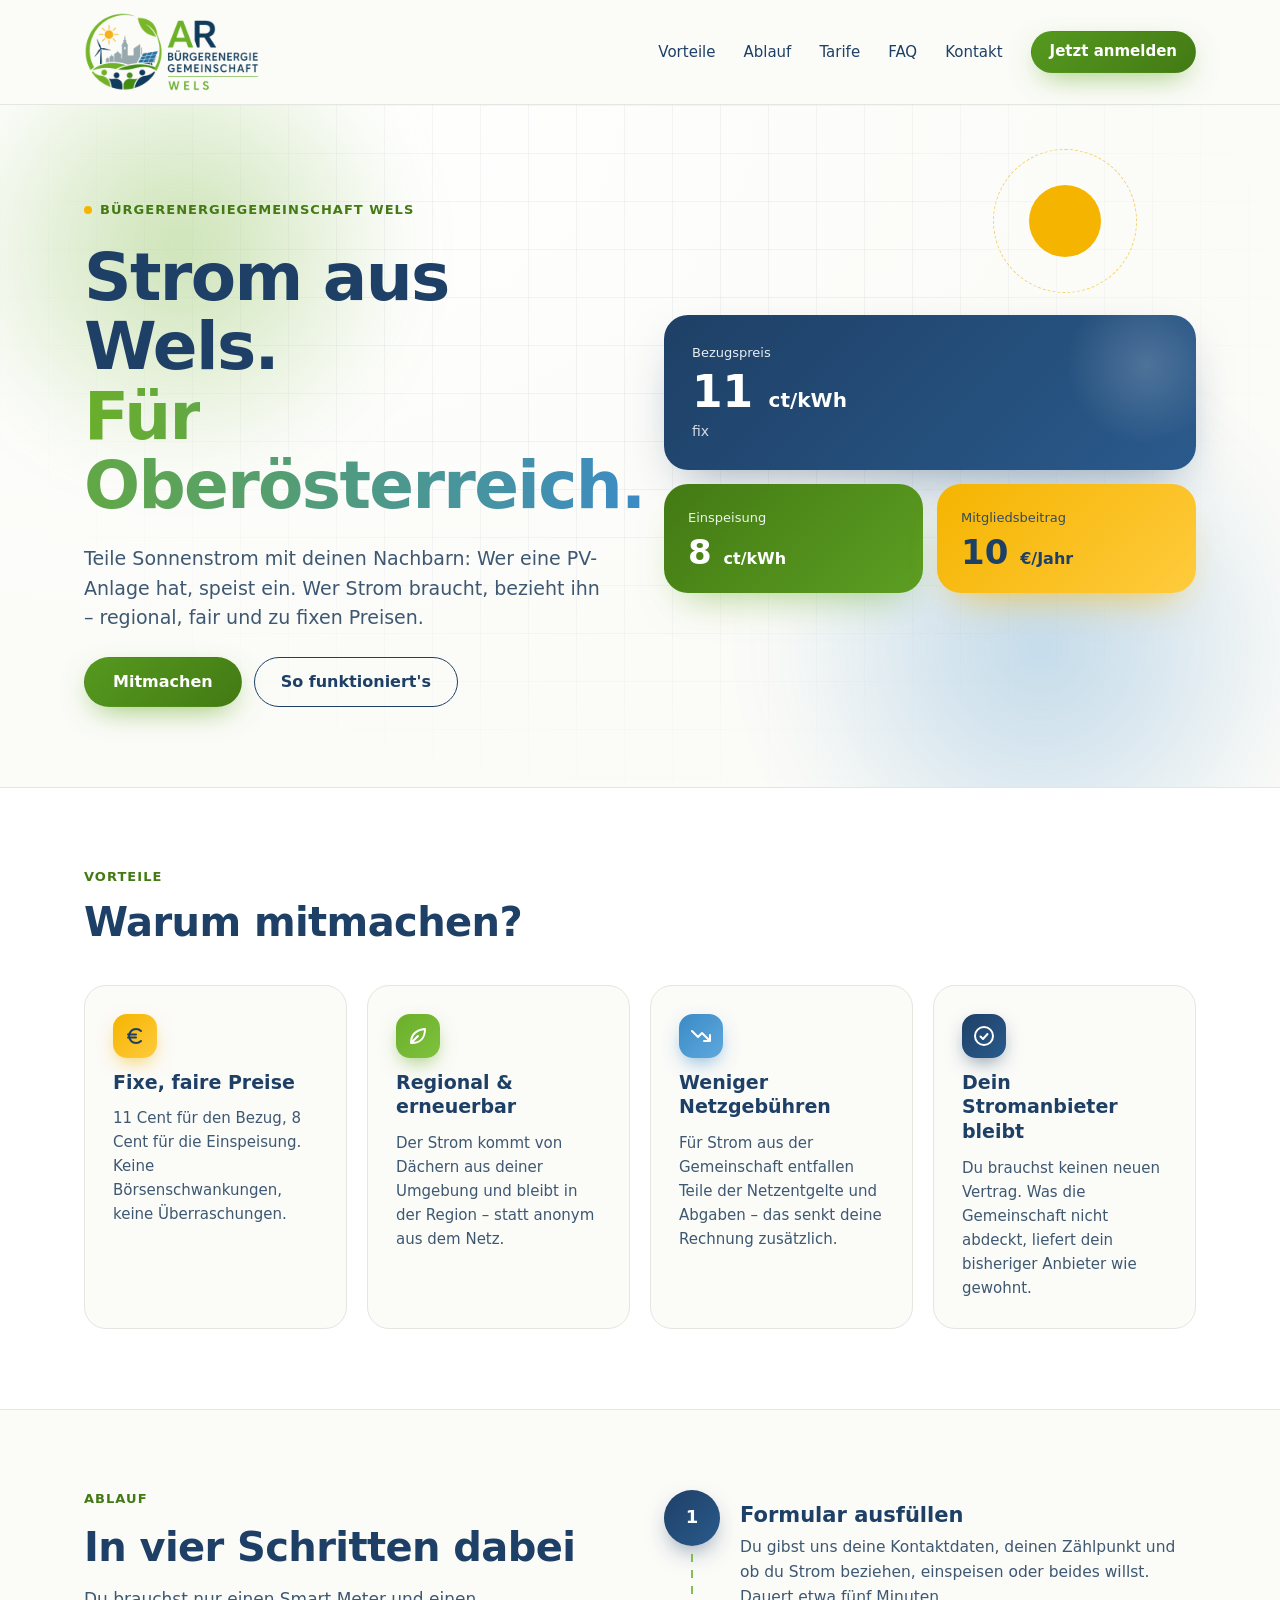
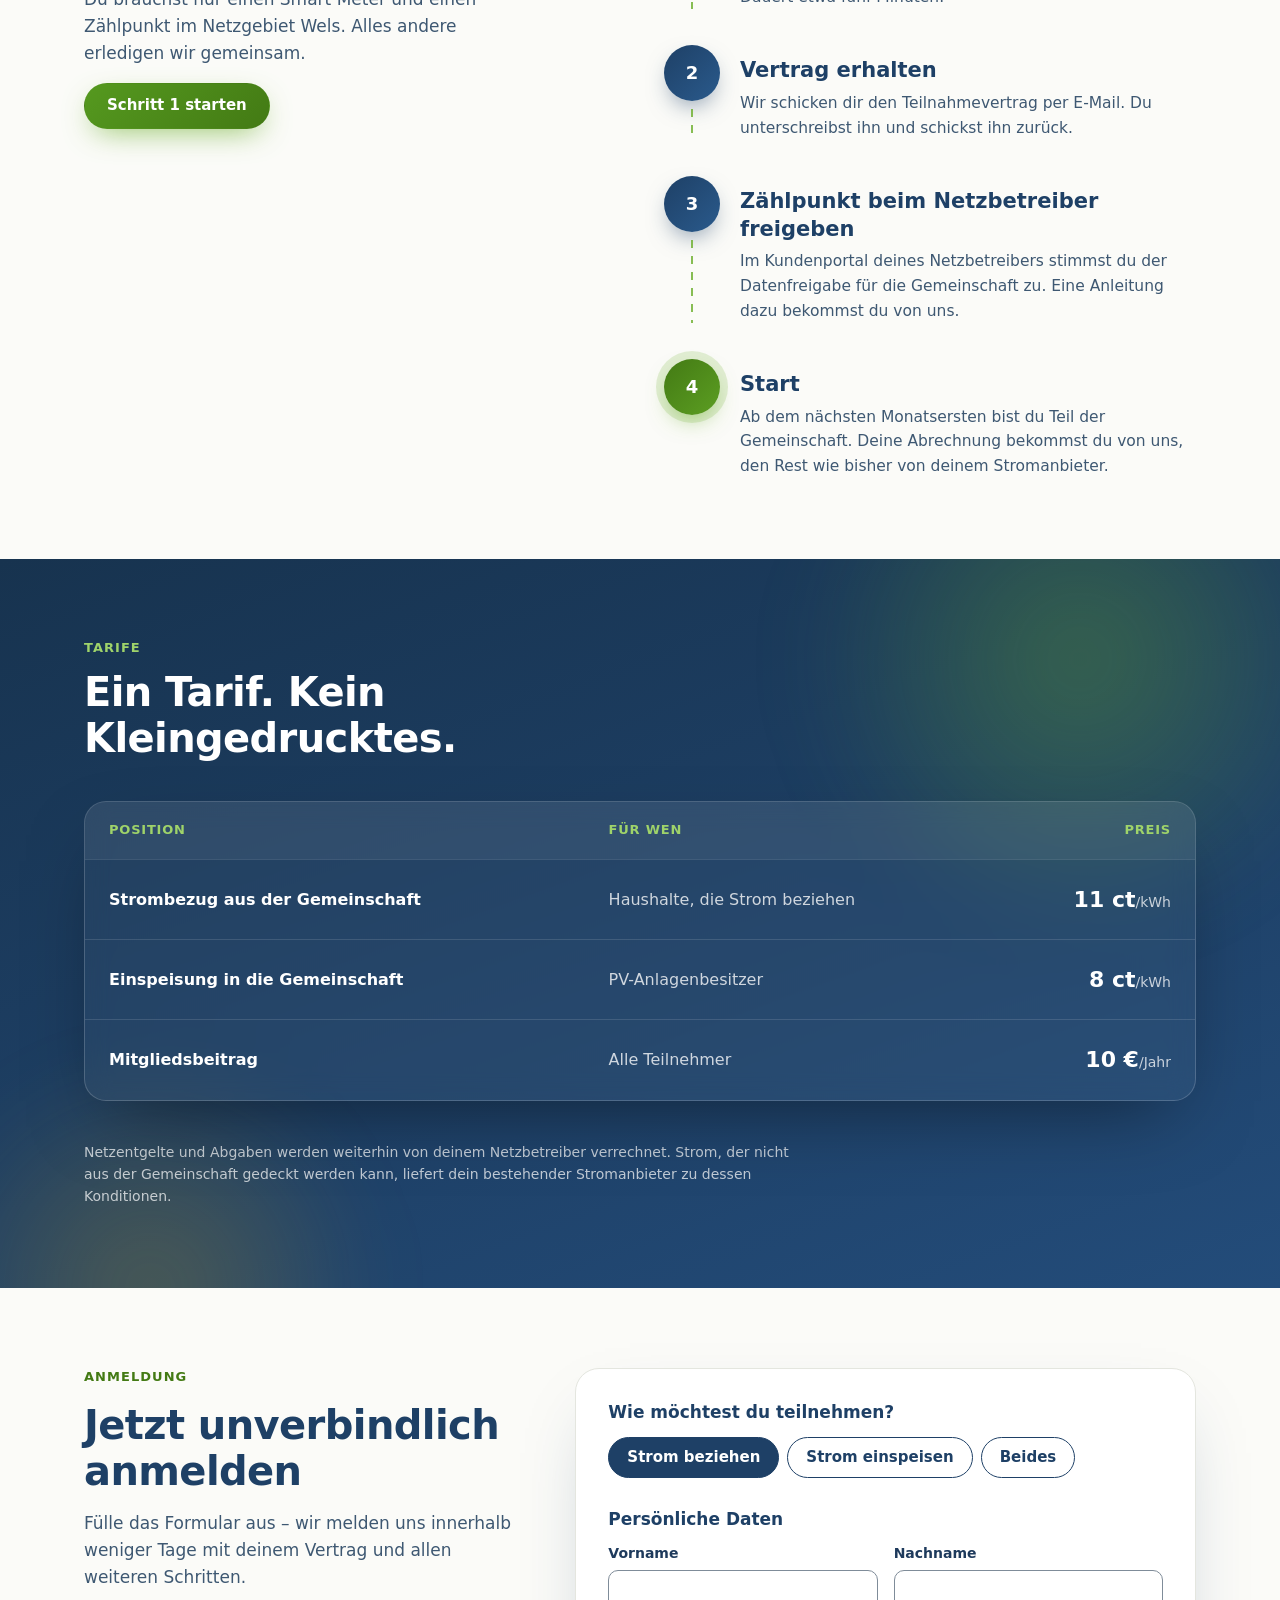
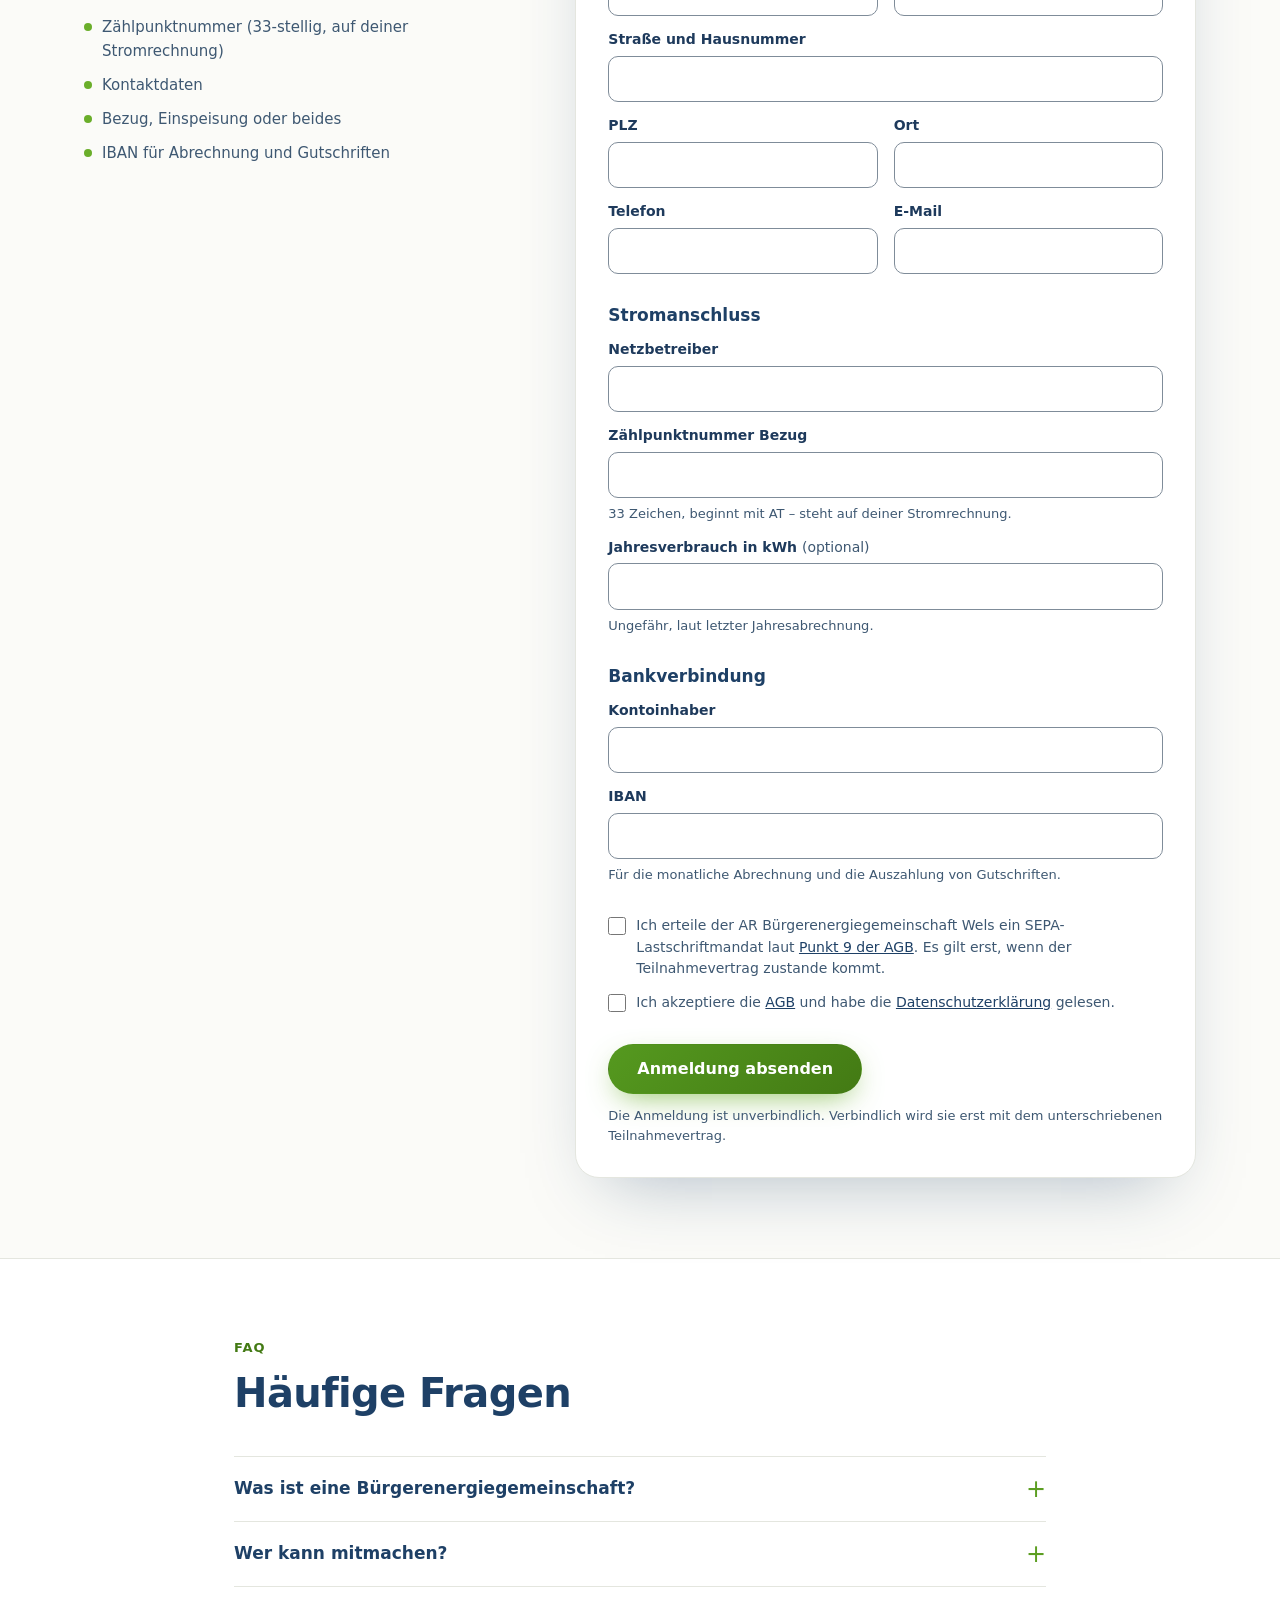
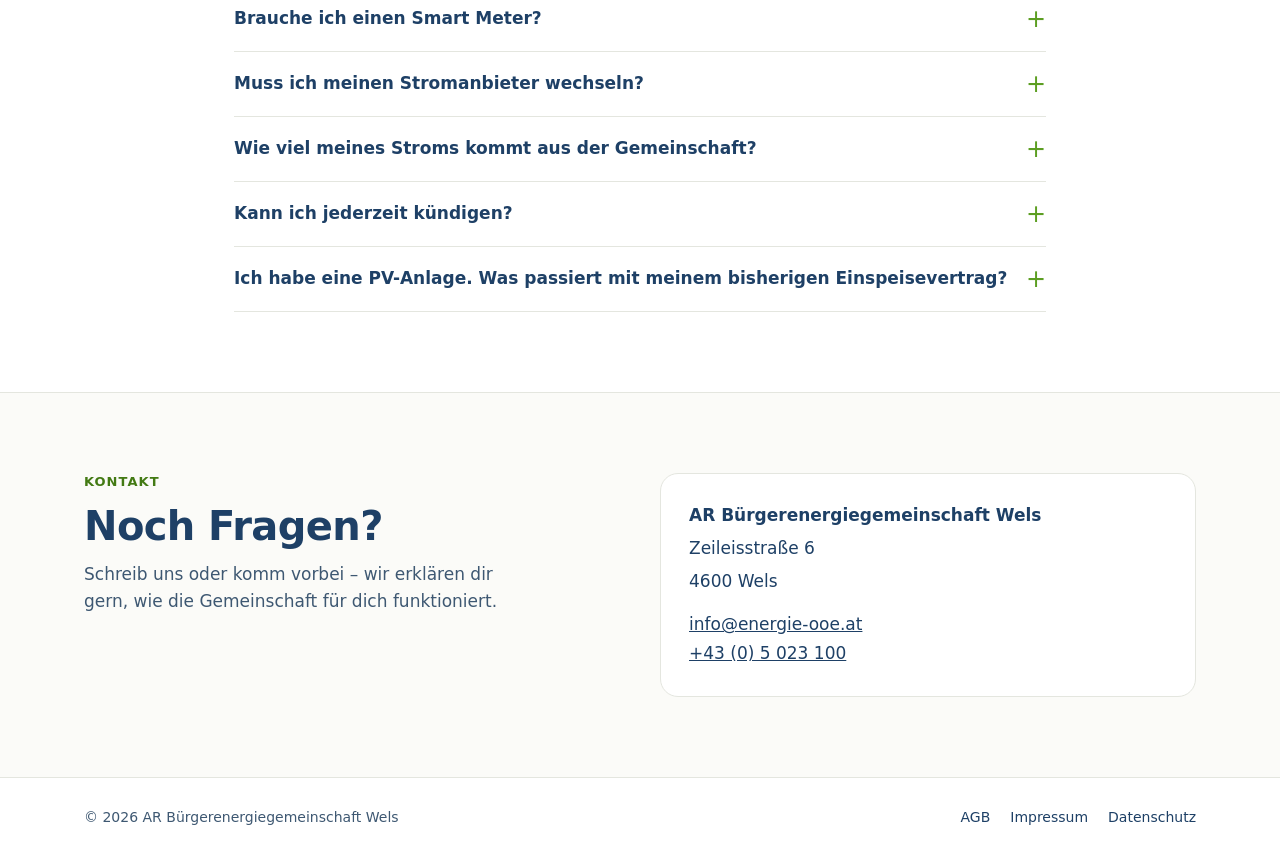
<file: index.html>
<!DOCTYPE html>
<html lang="de-AT">
<head>
<meta charset="utf-8">
<script src='https://webcachex-eu.datareporter.eu/loader/v6/cmp-load.js?url=89eba99a-2e81-495a-b88c-23c2c6ba5430.RL9sq9yVPXdo.anW' defer></script>
<meta name="viewport" content="width=device-width, initial-scale=1">
<title>Bürgerenergiegemeinschaft Wels – Strom aus Wels, für Oberösterreich</title>
<meta name="description" content="Regionalen Sonnenstrom in Wels teilen: 11 ct/kWh Bezug, 8 ct/kWh Einspeisung, 10 € Mitgliedsbeitrag pro Jahr. Ohne Anbieterwechsel – jetzt unverbindlich anmelden.">
<meta name="robots" content="index, follow, max-image-preview:large">
<link rel="canonical" href="https://www.energie-ooe.at/">

<meta property="og:type" content="website">
<meta property="og:locale" content="de_AT">
<meta property="og:site_name" content="AR Bürgerenergiegemeinschaft Wels">
<meta property="og:title" content="Bürgerenergiegemeinschaft Wels – Strom aus Wels, für Oberösterreich">
<meta property="og:description" content="Teile Sonnenstrom mit deinen Nachbarn – regional, fair und zu fixen Preisen. 11 ct/kWh Bezug, 8 ct/kWh Einspeisung.">
<meta property="og:url" content="https://www.energie-ooe.at/">
<meta property="og:image" content="https://www.energie-ooe.at/assets/img/og-image.jpg">
<meta property="og:image:width" content="1200">
<meta property="og:image:height" content="630">
<meta property="og:image:alt" content="Logo der AR Bürgerenergiegemeinschaft Wels">
<meta name="twitter:card" content="summary_large_image">

<meta name="theme-color" content="#1E4066">
<meta name="geo.region" content="AT-4">
<meta name="geo.placename" content="Wels">
<link rel="icon" type="image/png" href="assets/img/favicon.png">
<link rel="apple-touch-icon" href="assets/img/apple-touch-icon.png">

<link rel="stylesheet" href="assets/css/style.css">
<script>document.documentElement.className += ' js';</script>
<script src="assets/js/main.js" defer></script>

<script type="application/ld+json">
{
  "@context": "https://schema.org",
  "@graph": [
    {
      "@type": "Organization",
      "@id": "https://www.energie-ooe.at/#organisation",
      "name": "AR Bürgerenergiegemeinschaft Wels",
      "alternateName": "BEG Wels",
      "url": "https://www.energie-ooe.at/",
      "logo": "https://www.energie-ooe.at/assets/img/apple-touch-icon.png",
      "image": "https://www.energie-ooe.at/assets/img/og-image.jpg",
      "description": "Bürgerenergiegemeinschaft in Wels: Mitglieder teilen regional erzeugten Sonnenstrom zu fixen Preisen.",
      "email": "info@energie-ooe.at",
      "telephone": "+43 5 023 100",
      "address": {
        "@type": "PostalAddress",
        "streetAddress": "Zeileisstraße 6",
        "postalCode": "4600",
        "addressLocality": "Wels",
        "addressRegion": "Oberösterreich",
        "addressCountry": "AT"
      },
      "areaServed": { "@type": "City", "name": "Wels" }
    },
    {
      "@type": "WebSite",
      "@id": "https://www.energie-ooe.at/#website",
      "url": "https://www.energie-ooe.at/",
      "name": "AR Bürgerenergiegemeinschaft Wels",
      "inLanguage": "de-AT",
      "publisher": { "@id": "https://www.energie-ooe.at/#organisation" }
    },
    {
      "@type": "WebPage",
      "@id": "https://www.energie-ooe.at/#webpage",
      "url": "https://www.energie-ooe.at/",
      "name": "Bürgerenergiegemeinschaft Wels – Strom aus Wels, für Oberösterreich",
      "description": "Regionalen Sonnenstrom in Wels teilen: 11 ct/kWh Bezug, 8 ct/kWh Einspeisung, 10 € Mitgliedsbeitrag pro Jahr. Ohne Anbieterwechsel.",
      "inLanguage": "de-AT",
      "isPartOf": { "@id": "https://www.energie-ooe.at/#website" },
      "about": { "@id": "https://www.energie-ooe.at/#organisation" }
    },
    {
      "@type": "FAQPage",
      "@id": "https://www.energie-ooe.at/#faq",
      "mainEntity": [
        {
          "@type": "Question",
          "name": "Was ist eine Bürgerenergiegemeinschaft?",
          "acceptedAnswer": { "@type": "Answer", "text": "Eine Bürgerenergiegemeinschaft (BEG) ist ein Zusammenschluss von Menschen und Betrieben, die Strom gemeinsam erzeugen, verbrauchen und untereinander teilen. Wer eine PV-Anlage hat, speist ein. Wer Strom braucht, bezieht ihn direkt aus der Gemeinschaft." }
        },
        {
          "@type": "Question",
          "name": "Wer kann mitmachen?",
          "acceptedAnswer": { "@type": "Answer", "text": "Alle mit einem Smart Meter und einem Zählpunkt im Netzgebiet Wels – egal, ob du Strom beziehen, einspeisen oder beides willst." }
        },
        {
          "@type": "Question",
          "name": "Brauche ich einen Smart Meter?",
          "acceptedAnswer": { "@type": "Answer", "text": "Ja. Für die viertelstündliche Zuordnung des Stroms ist ein Smart Meter nötig. In Wels sind die meisten Haushalte bereits ausgestattet; falls nicht, kannst du ihn kostenlos beim Netzbetreiber anfordern." }
        },
        {
          "@type": "Question",
          "name": "Muss ich meinen Stromanbieter wechseln?",
          "acceptedAnswer": { "@type": "Answer", "text": "Nein. Dein bestehender Vertrag bleibt. Die Gemeinschaft deckt einen Teil deines Verbrauchs, der Rest kommt wie bisher von deinem Anbieter." }
        },
        {
          "@type": "Question",
          "name": "Wie viel meines Stroms kommt aus der Gemeinschaft?",
          "acceptedAnswer": { "@type": "Answer", "text": "Das hängt davon ab, wie viel gerade eingespeist wird und wann du verbrauchst. Tagsüber bei Sonne ist der Anteil hoch, nachts gering. Der Anteil steht auf deiner monatlichen Abrechnung." }
        },
        {
          "@type": "Question",
          "name": "Kann ich jederzeit kündigen?",
          "acceptedAnswer": { "@type": "Answer", "text": "Ja, mit einer Frist von einem Monat zum Monatsende. Es gibt keine Mindestlaufzeit." }
        },
        {
          "@type": "Question",
          "name": "Ich habe eine PV-Anlage. Was passiert mit meinem bisherigen Einspeisevertrag?",
          "acceptedAnswer": { "@type": "Answer", "text": "Er bleibt bestehen. Was die Gemeinschaft nicht abnimmt, geht weiterhin an deinen bisherigen Abnehmer. Du bekommst für den Gemeinschaftsanteil 8 ct/kWh von uns." }
        }
      ]
    }
  ]
}
</script>
</head>
<body>
<a class="skip-link" href="#inhalt">Zum Inhalt springen</a>

<header class="site-header">
  <nav class="site-nav" aria-label="Hauptnavigation">
    <a class="brand" href="#top" aria-label="AR Bürgerenergiegemeinschaft Wels – zum Seitenanfang">
      <img src="assets/img/logo.webp" alt="AR Bürgerenergiegemeinschaft Wels" width="440" height="200" fetchpriority="high" decoding="async">
    </a>
    <button class="nav-toggle" type="button" aria-controls="nav-links" aria-expanded="false" aria-label="Menü öffnen">
      <svg class="icon-open" width="22" height="22" viewBox="0 0 24 24" fill="none" stroke="currentColor" stroke-width="2" stroke-linecap="round" aria-hidden="true"><path d="M4 7h16M4 12h16M4 17h16"/></svg>
      <svg class="icon-close" width="22" height="22" viewBox="0 0 24 24" fill="none" stroke="currentColor" stroke-width="2" stroke-linecap="round" aria-hidden="true"><path d="M6 6l12 12M18 6L6 18"/></svg>
    </button>
    <ul class="nav-links" id="nav-links">
      <li><a href="#vorteile">Vorteile</a></li>
      <li><a href="#ablauf">Ablauf</a></li>
      <li><a href="#tarife">Tarife</a></li>
      <li><a href="#faq">FAQ</a></li>
      <li><a href="#kontakt">Kontakt</a></li>
      <li><a class="btn btn-primary btn-sm" href="#anmelden">Jetzt anmelden</a></li>
    </ul>
  </nav>
</header>

<main id="top">
  <section class="hero" id="inhalt" aria-labelledby="hero-titel">
    <div class="hero-deco hero-grid-bg" aria-hidden="true"></div>
    <div class="hero-deco blob blob-green" aria-hidden="true"></div>
    <div class="hero-deco blob blob-blue" aria-hidden="true"></div>
    <div class="hero-deco sun" aria-hidden="true"></div>
    <div class="hero-deco sun-ring" aria-hidden="true"></div>

    <div class="wrap hero-inner">
      <div class="hero-copy">
        <h1 id="hero-titel">
          <span class="eyebrow hero-in d1">Bürgerenergiegemeinschaft Wels</span>
          <span class="hero-title hero-in d2">Strom aus Wels.<br><span class="shimmer">Für Oberösterreich.</span></span>
        </h1>
        <p class="hero-text hero-in d3">Teile Sonnenstrom mit deinen Nachbarn: Wer eine PV-Anlage hat, speist ein. Wer Strom braucht, bezieht ihn – regional, fair und zu fixen Preisen.</p>
        <div class="hero-actions hero-in d4">
          <a class="btn btn-primary" href="#anmelden">Mitmachen</a>
          <a class="btn btn-outline" href="#ablauf">So funktioniert's</a>
        </div>
      </div>

      <ul class="price-cards hero-in d3" aria-label="Preise im Überblick">
        <li class="price-card price-card--main lift">
          <span class="label">Bezugspreis</span>
          <span class="value">11 <span class="unit">ct/kWh</span></span>
          <span class="note">fix</span>
        </li>
        <li class="price-card price-card--green lift">
          <span class="label">Einspeisung</span>
          <span class="value">8 <span class="unit">ct/kWh</span></span>
        </li>
        <li class="price-card price-card--sun lift">
          <span class="label">Mitgliedsbeitrag</span>
          <span class="value">10 <span class="unit">€/Jahr</span></span>
        </li>
      </ul>
    </div>
  </section>

  <section class="section section-alt" id="vorteile" aria-labelledby="vorteile-titel">
    <div class="wrap section-inner stack stack-lg">
      <div class="section-head stack stack-sm" data-reveal="1">
        <span class="eyebrow">Vorteile</span>
        <h2 class="h2" id="vorteile-titel">Warum mitmachen?</h2>
      </div>
      <ul class="cards">
        <li class="card lift" data-reveal="1">
          <span class="icon icon--sun" aria-hidden="true"><svg viewBox="0 0 24 24" fill="none" stroke="currentColor" stroke-width="2" stroke-linecap="round" stroke-linejoin="round"><path d="M18 7a7 7 0 1 0 0 10M5 10.5h8M5 13.5h8"/></svg></span>
          <h3>Fixe, faire Preise</h3>
          <p>11 Cent für den Bezug, 8 Cent für die Einspeisung. Keine Börsenschwankungen, keine Überraschungen.</p>
        </li>
        <li class="card lift" data-reveal="2">
          <span class="icon icon--green" aria-hidden="true"><svg viewBox="0 0 24 24" fill="none" stroke="currentColor" stroke-width="2" stroke-linecap="round" stroke-linejoin="round"><path d="M5 19c0-8 5-13 14-14 0 9-5 14-13 14M5 19l7-7"/></svg></span>
          <h3>Regional &amp; erneuerbar</h3>
          <p>Der Strom kommt von Dächern aus deiner Umgebung und bleibt in der Region – statt anonym aus dem Netz.</p>
        </li>
        <li class="card lift" data-reveal="3">
          <span class="icon icon--blue" aria-hidden="true"><svg viewBox="0 0 24 24" fill="none" stroke="currentColor" stroke-width="2" stroke-linecap="round" stroke-linejoin="round"><path d="M3 7l6 6 4-4 8 8M21 11v6h-6"/></svg></span>
          <h3>Weniger Netzgebühren</h3>
          <p>Für Strom aus der Gemeinschaft entfallen Teile der Netzentgelte und Abgaben – das senkt deine Rechnung zusätzlich.</p>
        </li>
        <li class="card lift" data-reveal="4">
          <span class="icon icon--navy" aria-hidden="true"><svg viewBox="0 0 24 24" fill="none" stroke="currentColor" stroke-width="2" stroke-linecap="round" stroke-linejoin="round"><circle cx="12" cy="12" r="9"/><path d="M8.5 12.5l2.5 2.5 4.5-5"/></svg></span>
          <h3>Dein Stromanbieter bleibt</h3>
          <p>Du brauchst keinen neuen Vertrag. Was die Gemeinschaft nicht abdeckt, liefert dein bisheriger Anbieter wie gewohnt.</p>
        </li>
      </ul>
    </div>
  </section>

  <section class="section" id="ablauf" aria-labelledby="ablauf-titel">
    <div class="wrap section-inner split">
      <div class="stack sticky-col" data-reveal="1">
        <span class="eyebrow">Ablauf</span>
        <h2 class="h2" id="ablauf-titel">In vier Schritten dabei</h2>
        <p class="lead">Du brauchst nur einen Smart Meter und einen Zählpunkt im Netzgebiet Wels. Alles andere erledigen wir gemeinsam.</p>
        <p><a class="btn btn-primary btn-md" href="#anmelden">Schritt 1 starten</a></p>
      </div>
      <ol class="steps">
        <li class="step" data-reveal="1">
          <div class="step-rail" aria-hidden="true"><span class="step-num">1</span><span class="step-line"></span></div>
          <div class="step-body">
            <h3>Formular ausfüllen</h3>
            <p>Du gibst uns deine Kontaktdaten, deinen Zählpunkt und ob du Strom beziehen, einspeisen oder beides willst. Dauert etwa fünf Minuten.</p>
          </div>
        </li>
        <li class="step" data-reveal="2">
          <div class="step-rail" aria-hidden="true"><span class="step-num">2</span><span class="step-line"></span></div>
          <div class="step-body">
            <h3>Vertrag erhalten</h3>
            <p>Wir schicken dir den Teilnahmevertrag per E-Mail. Du unterschreibst ihn und schickst ihn zurück.</p>
          </div>
        </li>
        <li class="step" data-reveal="3">
          <div class="step-rail" aria-hidden="true"><span class="step-num">3</span><span class="step-line"></span></div>
          <div class="step-body">
            <h3>Zählpunkt beim Netzbetreiber freigeben</h3>
            <p>Im Kundenportal deines Netzbetreibers stimmst du der Datenfreigabe für die Gemeinschaft zu. Eine Anleitung dazu bekommst du von uns.</p>
          </div>
        </li>
        <li class="step" data-reveal="4">
          <div class="step-rail" aria-hidden="true"><span class="step-num">4</span></div>
          <div class="step-body">
            <h3>Start</h3>
            <p>Ab dem nächsten Monatsersten bist du Teil der Gemeinschaft. Deine Abrechnung bekommst du von uns, den Rest wie bisher von deinem Stromanbieter.</p>
          </div>
        </li>
      </ol>
    </div>
  </section>

  <section class="section tarife" id="tarife" aria-labelledby="tarife-titel">
    <div class="hero-deco blob blob-a" aria-hidden="true"></div>
    <div class="hero-deco blob blob-b" aria-hidden="true"></div>
    <div class="wrap section-inner stack stack-lg">
      <div class="section-head stack stack-sm" data-reveal="1">
        <span class="eyebrow">Tarife</span>
        <h2 class="h2" id="tarife-titel">Ein Tarif. Kein Kleingedrucktes.</h2>
      </div>
      <div class="table-wrap" data-reveal="2" tabindex="0" role="region" aria-labelledby="tarife-titel">
        <table class="tarif-table">
          <caption class="visually-hidden">Tarife der AR Bürgerenergiegemeinschaft Wels</caption>
          <thead>
            <tr>
              <th scope="col">Position</th>
              <th scope="col">Für wen</th>
              <th scope="col" class="price">Preis</th>
            </tr>
          </thead>
          <tbody>
            <tr>
              <th scope="row">Strombezug aus der Gemeinschaft</th>
              <td>Haushalte, die Strom beziehen</td>
              <td class="price">11 ct<span class="per">/kWh</span></td>
            </tr>
            <tr>
              <th scope="row">Einspeisung in die Gemeinschaft</th>
              <td>PV-Anlagenbesitzer</td>
              <td class="price">8 ct<span class="per">/kWh</span></td>
            </tr>
            <tr>
              <th scope="row">Mitgliedsbeitrag</th>
              <td>Alle Teilnehmer</td>
              <td class="price">10 €<span class="per">/Jahr</span></td>
            </tr>
          </tbody>
        </table>
      </div>
      <p class="footnote">Netzentgelte und Abgaben werden weiterhin von deinem Netzbetreiber verrechnet. Strom, der nicht aus der Gemeinschaft gedeckt werden kann, liefert dein bestehender Stromanbieter zu dessen Konditionen.</p>
    </div>
  </section>

  <section class="section" id="anmelden" aria-labelledby="anmelden-titel">
    <div class="wrap section-inner split split--form">
      <div class="stack sticky-col" data-reveal="1">
        <span class="eyebrow">Anmeldung</span>
        <h2 class="h2" id="anmelden-titel">Jetzt unverbindlich anmelden</h2>
        <p class="lead">Fülle das Formular aus – wir melden uns innerhalb weniger Tage mit deinem Vertrag und allen weiteren Schritten.</p>
        <ul class="checklist">
          <li>Zählpunktnummer (33-stellig, auf deiner Stromrechnung)</li>
          <li>Kontaktdaten</li>
          <li>Bezug, Einspeisung oder beides</li>
          <li>IBAN für Abrechnung und Gutschriften</li>
        </ul>
      </div>

      <div class="form-card" data-reveal="2">
        <form class="join-form" id="beitrittsformular" action="beitritt.php" method="post">
          <div class="form-alert" data-form-alert role="alert" hidden></div>

          <fieldset>
            <legend>Wie möchtest du teilnehmen?</legend>
            <div class="choice-group">
              <label class="choice"><input type="radio" name="teilnahme" value="bezug" checked required><span>Strom beziehen</span></label>
              <label class="choice"><input type="radio" name="teilnahme" value="einspeisung"><span>Strom einspeisen</span></label>
              <label class="choice"><input type="radio" name="teilnahme" value="beides"><span>Beides</span></label>
            </div>
          </fieldset>

          <fieldset>
            <legend>Persönliche Daten</legend>
            <div class="field-grid">
              <div class="field">
                <label for="bf-vorname">Vorname</label>
                <input id="bf-vorname" name="vorname" type="text" autocomplete="given-name" maxlength="80" required>
              </div>
              <div class="field">
                <label for="bf-nachname">Nachname</label>
                <input id="bf-nachname" name="nachname" type="text" autocomplete="family-name" maxlength="80" required>
              </div>
              <div class="field field--full">
                <label for="bf-strasse">Straße und Hausnummer</label>
                <input id="bf-strasse" name="strasse" type="text" autocomplete="address-line1" maxlength="120" required>
              </div>
              <div class="field">
                <label for="bf-plz">PLZ</label>
                <input id="bf-plz" name="plz" type="text" inputmode="numeric" autocomplete="postal-code" pattern="[0-9]{4,5}" maxlength="5" required>
              </div>
              <div class="field">
                <label for="bf-ort">Ort</label>
                <input id="bf-ort" name="ort" type="text" autocomplete="address-level2" maxlength="80" required>
              </div>
              <div class="field">
                <label for="bf-telefon">Telefon</label>
                <input id="bf-telefon" name="telefon" type="tel" autocomplete="tel" maxlength="30" required>
              </div>
              <div class="field">
                <label for="bf-email">E-Mail</label>
                <input id="bf-email" name="email" type="email" autocomplete="email" maxlength="120" required>
              </div>
            </div>
          </fieldset>

          <fieldset>
            <legend>Stromanschluss</legend>
            <div class="field-grid">
              <div class="field field--full">
                <label for="bf-netzbetreiber">Netzbetreiber</label>
                <input id="bf-netzbetreiber" name="netzbetreiber" type="text" list="bf-netzbetreiber-liste" maxlength="80" required>
                <datalist id="bf-netzbetreiber-liste">
                  <option value="Wels Strom">
                  <option value="Netz Oberösterreich">
                  <option value="LINZ NETZ">
                </datalist>
              </div>
            </div>
            <div class="field-grid" data-show-for="bezug">
              <div class="field field--full">
                <label for="bf-zp-bezug">Zählpunktnummer Bezug</label>
                <input id="bf-zp-bezug" name="zp_bezug" type="text" maxlength="45" autocapitalize="characters" spellcheck="false" aria-describedby="bf-zp-bezug-hinweis" data-zaehlpunkt data-required>
                <span class="hint" id="bf-zp-bezug-hinweis">33 Zeichen, beginnt mit AT – steht auf deiner Stromrechnung.</span>
              </div>
              <div class="field field--full">
                <label for="bf-verbrauch">Jahresverbrauch in kWh <span class="optional">(optional)</span></label>
                <input id="bf-verbrauch" name="verbrauch" type="number" inputmode="numeric" min="0" max="9999999" step="1" aria-describedby="bf-verbrauch-hinweis">
                <span class="hint" id="bf-verbrauch-hinweis">Ungefähr, laut letzter Jahresabrechnung.</span>
              </div>
            </div>
            <div class="field-grid" data-show-for="einspeisung">
              <div class="field field--full">
                <label for="bf-zp-einspeisung">Zählpunktnummer Einspeisung</label>
                <input id="bf-zp-einspeisung" name="zp_einspeisung" type="text" maxlength="45" autocapitalize="characters" spellcheck="false" aria-describedby="bf-zp-einspeisung-hinweis" data-zaehlpunkt data-required>
                <span class="hint" id="bf-zp-einspeisung-hinweis">33 Zeichen, beginnt mit AT – steht auf deiner Einspeiseabrechnung.</span>
              </div>
              <div class="field field--full">
                <label for="bf-kwp">Leistung der PV-Anlage in kWp</label>
                <input id="bf-kwp" name="kwp" type="text" inputmode="decimal" pattern="[0-9]{1,4}([.,][0-9]{1,2})?" maxlength="8" data-required>
              </div>
            </div>
          </fieldset>

          <fieldset>
            <legend>Bankverbindung</legend>
            <div class="field-grid">
              <div class="field field--full">
                <label for="bf-kontoinhaber">Kontoinhaber</label>
                <input id="bf-kontoinhaber" name="kontoinhaber" type="text" maxlength="120" required>
              </div>
              <div class="field field--full">
                <label for="bf-iban">IBAN</label>
                <input id="bf-iban" name="iban" type="text" maxlength="42" autocapitalize="characters" spellcheck="false" aria-describedby="bf-iban-hinweis" data-iban required>
                <span class="hint" id="bf-iban-hinweis">Für die monatliche Abrechnung und die Auszahlung von Gutschriften.</span>
              </div>
            </div>
          </fieldset>

          <div class="form-consent">
            <label class="check">
              <input type="checkbox" name="sepa" value="1" required>
              <span>Ich erteile der AR Bürgerenergiegemeinschaft Wels ein SEPA-Lastschriftmandat laut <a href="agb.html#sepa">Punkt 9 der AGB</a>. Es gilt erst, wenn der Teilnahmevertrag zustande kommt.</span>
            </label>
            <label class="check">
              <input type="checkbox" name="zustimmung" value="1" required>
              <span>Ich akzeptiere die <a href="agb.html">AGB</a> und habe die <a href="datenschutz.html">Datenschutzerklärung</a> gelesen.</span>
            </label>
          </div>

          <div class="form-trap" aria-hidden="true">
            <label for="bf-fax">Dieses Feld bitte leer lassen</label>
            <input id="bf-fax" name="rueckruf_fax" type="text" tabindex="-1" autocomplete="off">
          </div>

          <div class="form-submit">
            <button class="btn btn-primary" type="submit">Anmeldung absenden</button>
            <p class="hint">Die Anmeldung ist unverbindlich. Verbindlich wird sie erst mit dem unterschriebenen Teilnahmevertrag.</p>
          </div>
        </form>
      </div>
    </div>
  </section>

  <section class="section section-alt" id="faq" aria-labelledby="faq-titel">
    <div class="wrap faq-inner section-inner stack stack-lg">
      <div class="stack stack-sm" data-reveal="1">
        <span class="eyebrow">FAQ</span>
        <h2 class="h2" id="faq-titel">Häufige Fragen</h2>
      </div>
      <div class="faq-list" data-reveal="2">
        <details>
          <summary><h3>Was ist eine Bürgerenergiegemeinschaft?</h3></summary>
          <p>Eine Bürgerenergiegemeinschaft (BEG) ist ein Zusammenschluss von Menschen und Betrieben, die Strom gemeinsam erzeugen, verbrauchen und untereinander teilen. Wer eine PV-Anlage hat, speist ein. Wer Strom braucht, bezieht ihn direkt aus der Gemeinschaft.</p>
        </details>
        <details>
          <summary><h3>Wer kann mitmachen?</h3></summary>
          <p>Alle mit einem Smart Meter und einem Zählpunkt im Netzgebiet Wels – egal, ob du Strom beziehen, einspeisen oder beides willst.</p>
        </details>
        <details>
          <summary><h3>Brauche ich einen Smart Meter?</h3></summary>
          <p>Ja. Für die viertelstündliche Zuordnung des Stroms ist ein Smart Meter nötig. In Wels sind die meisten Haushalte bereits ausgestattet; falls nicht, kannst du ihn kostenlos beim Netzbetreiber anfordern.</p>
        </details>
        <details>
          <summary><h3>Muss ich meinen Stromanbieter wechseln?</h3></summary>
          <p>Nein. Dein bestehender Vertrag bleibt. Die Gemeinschaft deckt einen Teil deines Verbrauchs, der Rest kommt wie bisher von deinem Anbieter.</p>
        </details>
        <details>
          <summary><h3>Wie viel meines Stroms kommt aus der Gemeinschaft?</h3></summary>
          <p>Das hängt davon ab, wie viel gerade eingespeist wird und wann du verbrauchst. Tagsüber bei Sonne ist der Anteil hoch, nachts gering. Der Anteil steht auf deiner monatlichen Abrechnung.</p>
        </details>
        <details>
          <summary><h3>Kann ich jederzeit kündigen?</h3></summary>
          <p>Ja, mit einer Frist von einem Monat zum Monatsende. Es gibt keine Mindestlaufzeit.</p>
        </details>
        <details>
          <summary><h3>Ich habe eine PV-Anlage. Was passiert mit meinem bisherigen Einspeisevertrag?</h3></summary>
          <p>Er bleibt bestehen. Was die Gemeinschaft nicht abnimmt, geht weiterhin an deinen bisherigen Abnehmer. Du bekommst für den Gemeinschaftsanteil 8 ct/kWh von uns.</p>
        </details>
      </div>
    </div>
  </section>

  <section class="section" id="kontakt" aria-labelledby="kontakt-titel">
    <div class="wrap section-inner contact-grid">
      <div class="stack stack-sm" data-reveal="1">
        <span class="eyebrow">Kontakt</span>
        <h2 class="h2" id="kontakt-titel">Noch Fragen?</h2>
        <p class="lead">Schreib uns oder komm vorbei – wir erklären dir gern, wie die Gemeinschaft für dich funktioniert.</p>
      </div>
      <address class="contact-card lift" data-reveal="2">
        <strong>AR Bürgerenergiegemeinschaft Wels</strong>
        <span>Zeileisstraße 6</span>
        <span>4600 Wels</span>
        <span class="contact-links">
          <a href="mailto:info@energie-ooe.at">info@energie-ooe.at</a>
          <a href="tel:+435023100">+43 (0) 5 023 100</a>
        </span>
      </address>
    </div>
  </section>
</main>

<footer class="site-footer">
  <div class="wrap footer-inner">
    <span>© 2026 AR Bürgerenergiegemeinschaft Wels</span>
    <ul class="footer-links">
      <li><a href="agb.html">AGB</a></li>
      <li><a href="impressum.html">Impressum</a></li>
      <li><a href="datenschutz.html">Datenschutz</a></li>
    </ul>
  </div>
</footer>
</body>
</html>
</file>
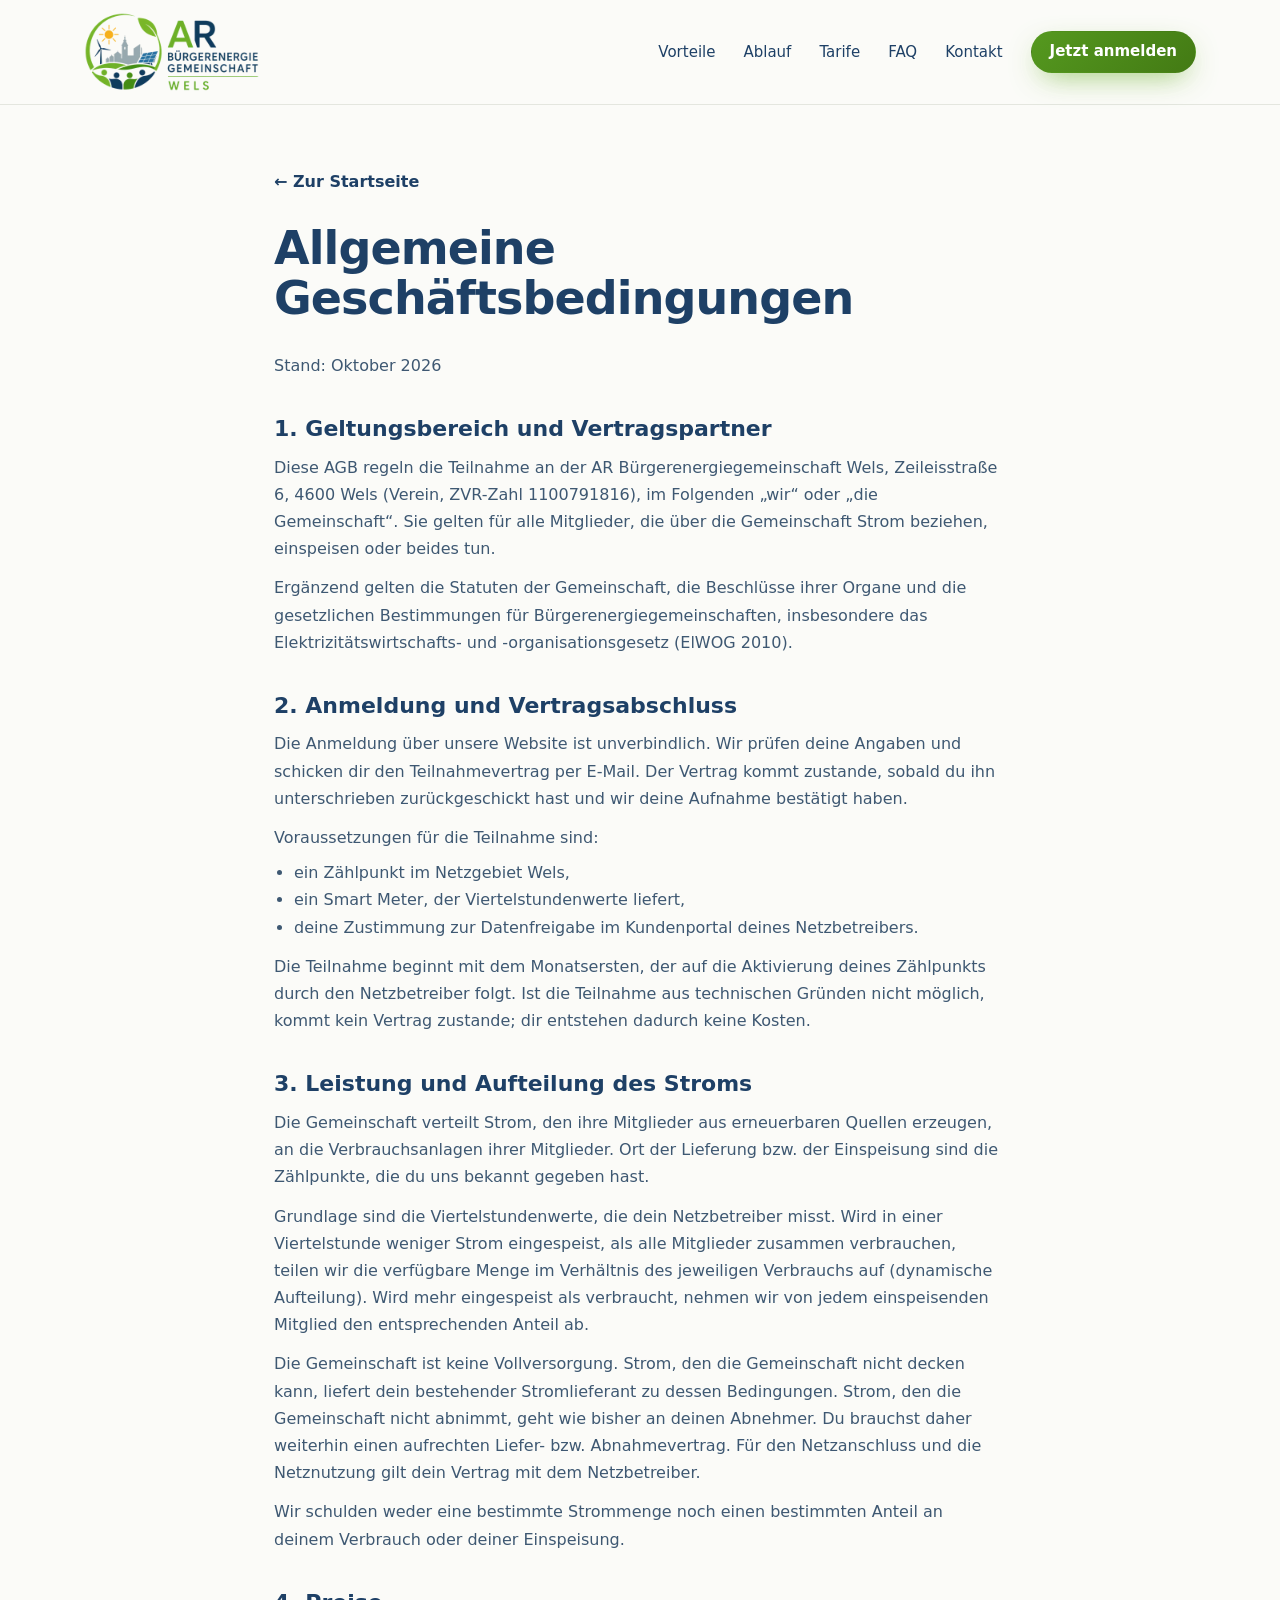
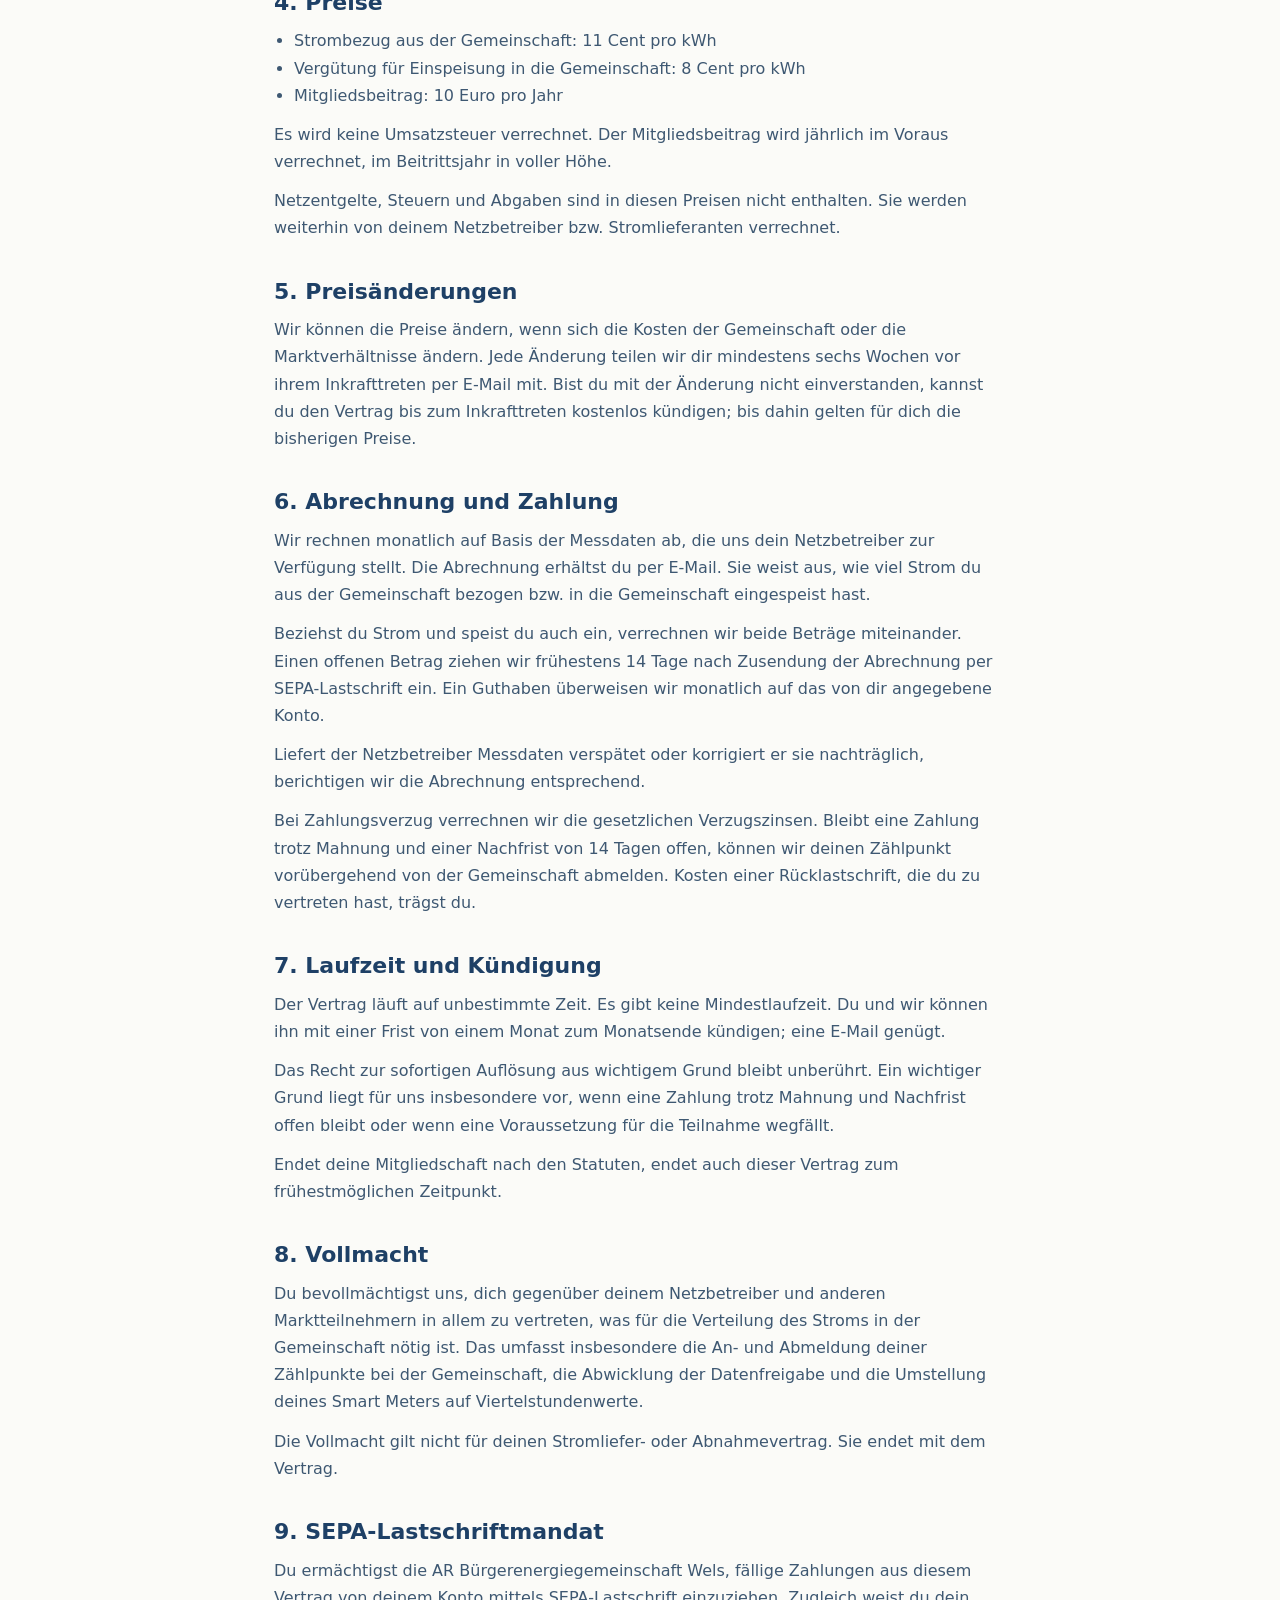
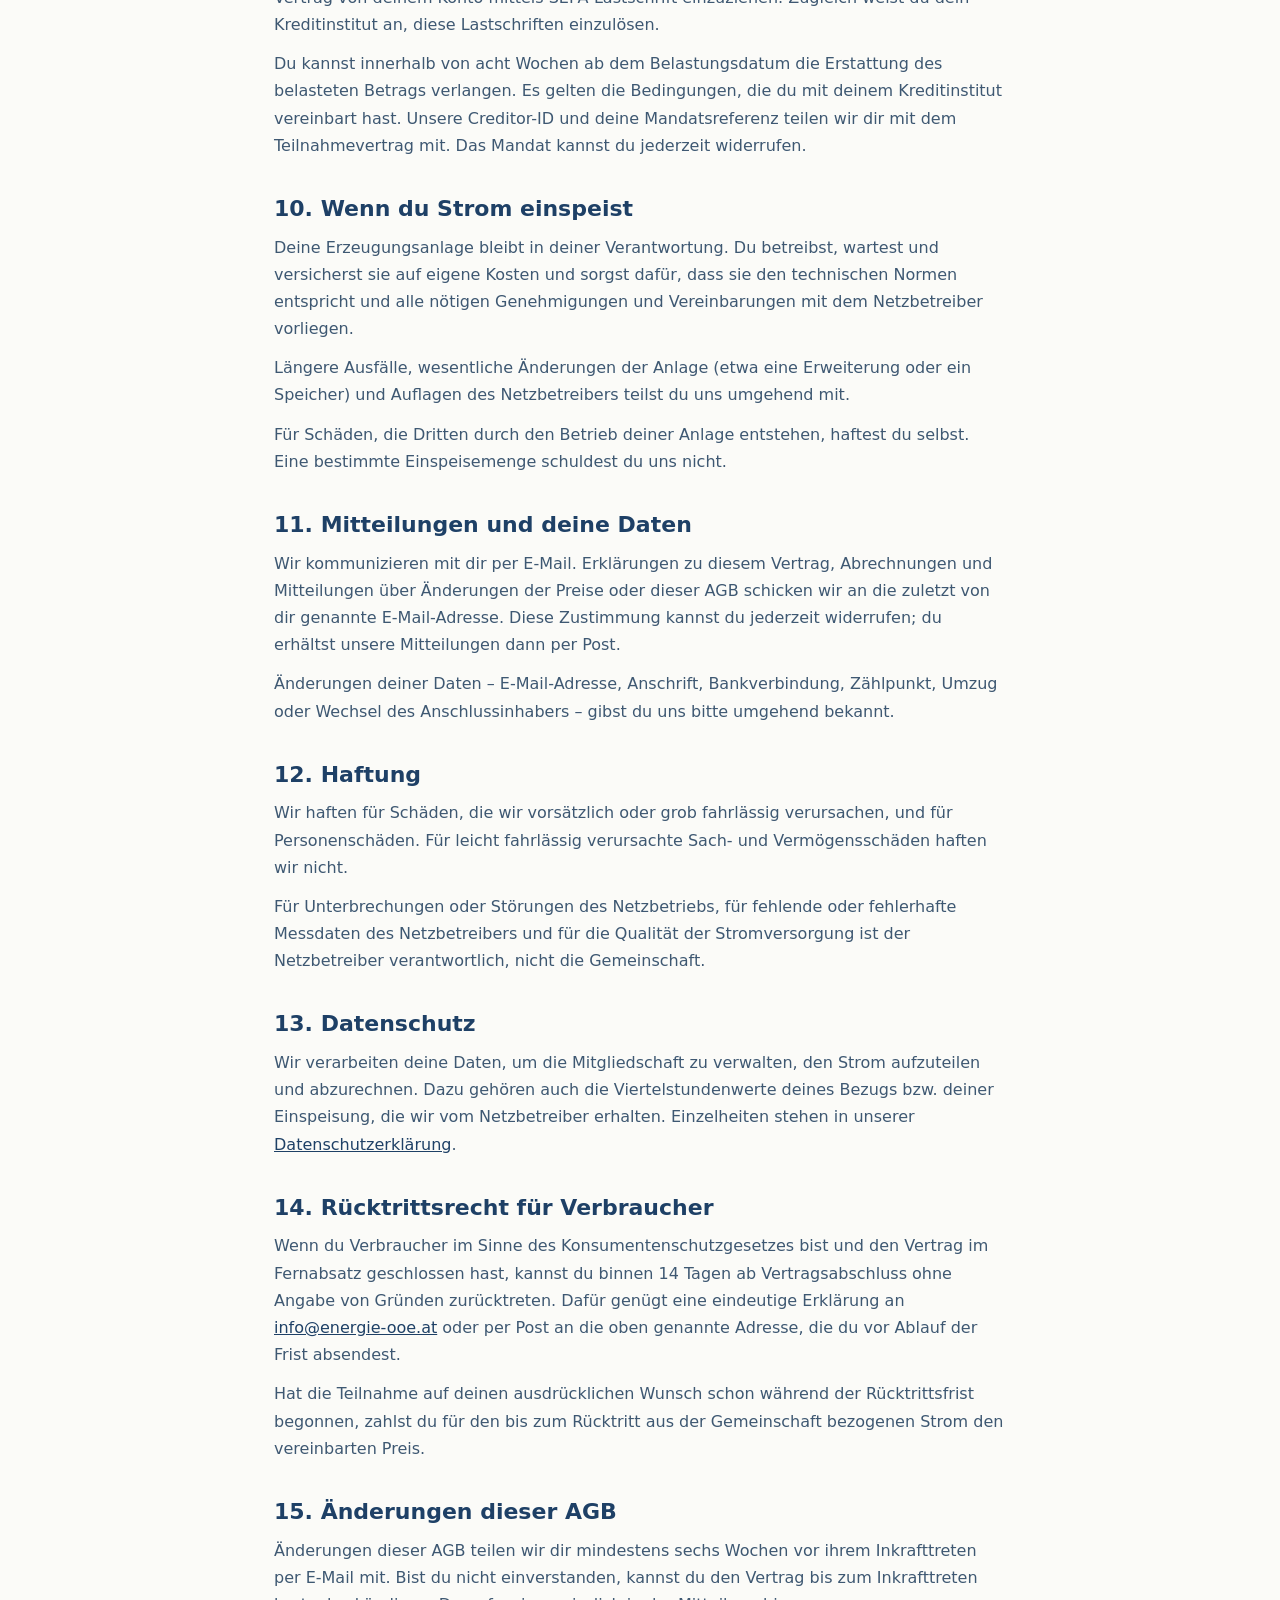
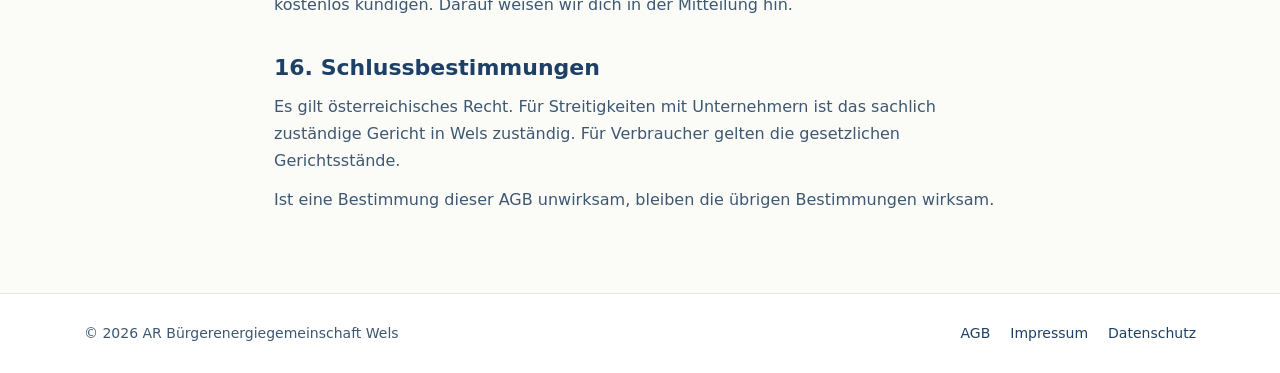
<file: agb.html>
<!DOCTYPE html>
<html lang="de-AT">
<head>
<meta charset="utf-8">
<script src='https://webcachex-eu.datareporter.eu/loader/v6/cmp-load.js?url=89eba99a-2e81-495a-b88c-23c2c6ba5430.RL9sq9yVPXdo.anW' defer></script>
<meta name="viewport" content="width=device-width, initial-scale=1">
<title>AGB – AR Bürgerenergiegemeinschaft Wels</title>
<meta name="description" content="Allgemeine Geschäftsbedingungen der AR Bürgerenergiegemeinschaft Wels für die Teilnahme, den Strombezug und die Einspeisung.">
<meta name="robots" content="noindex, follow">
<link rel="canonical" href="https://www.energie-ooe.at/agb.html">
<meta name="theme-color" content="#1E4066">
<link rel="icon" type="image/png" href="assets/img/favicon.png">
<link rel="apple-touch-icon" href="assets/img/apple-touch-icon.png">
<link rel="stylesheet" href="assets/css/style.css">
<script>document.documentElement.className += ' js';</script>
<script src="assets/js/main.js" defer></script>
</head>
<body>
<a class="skip-link" href="#inhalt">Zum Inhalt springen</a>

<header class="site-header">
  <nav class="site-nav" aria-label="Hauptnavigation">
    <a class="brand" href="./" aria-label="AR Bürgerenergiegemeinschaft Wels – zur Startseite">
      <img src="assets/img/logo.webp" alt="AR Bürgerenergiegemeinschaft Wels" width="440" height="200" decoding="async">
    </a>
    <button class="nav-toggle" type="button" aria-controls="nav-links" aria-expanded="false" aria-label="Menü öffnen">
      <svg class="icon-open" width="22" height="22" viewBox="0 0 24 24" fill="none" stroke="currentColor" stroke-width="2" stroke-linecap="round" aria-hidden="true"><path d="M4 7h16M4 12h16M4 17h16"/></svg>
      <svg class="icon-close" width="22" height="22" viewBox="0 0 24 24" fill="none" stroke="currentColor" stroke-width="2" stroke-linecap="round" aria-hidden="true"><path d="M6 6l12 12M18 6L6 18"/></svg>
    </button>
    <ul class="nav-links" id="nav-links">
      <li><a href="./#vorteile">Vorteile</a></li>
      <li><a href="./#ablauf">Ablauf</a></li>
      <li><a href="./#tarife">Tarife</a></li>
      <li><a href="./#faq">FAQ</a></li>
      <li><a href="./#kontakt">Kontakt</a></li>
      <li><a class="btn btn-primary btn-sm" href="./#anmelden">Jetzt anmelden</a></li>
    </ul>
  </nav>
</header>

<main id="inhalt" class="wrap legal">
  <a class="back" href="./">← Zur Startseite</a>
  <h1>Allgemeine Geschäftsbedingungen</h1>
  <p>Stand: Oktober 2026</p>

  <h2>1. Geltungsbereich und Vertragspartner</h2>
  <p>Diese AGB regeln die Teilnahme an der AR Bürgerenergiegemeinschaft Wels, Zeileisstraße 6, 4600 Wels (Verein, ZVR-Zahl 1100791816), im Folgenden „wir“ oder „die Gemeinschaft“. Sie gelten für alle Mitglieder, die über die Gemeinschaft Strom beziehen, einspeisen oder beides tun.</p>
  <p>Ergänzend gelten die Statuten der Gemeinschaft, die Beschlüsse ihrer Organe und die gesetzlichen Bestimmungen für Bürgerenergiegemeinschaften, insbesondere das Elektrizitätswirtschafts- und -organisationsgesetz (ElWOG 2010).</p>

  <h2>2. Anmeldung und Vertragsabschluss</h2>
  <p>Die Anmeldung über unsere Website ist unverbindlich. Wir prüfen deine Angaben und schicken dir den Teilnahmevertrag per E-Mail. Der Vertrag kommt zustande, sobald du ihn unterschrieben zurückgeschickt hast und wir deine Aufnahme bestätigt haben.</p>
  <p>Voraussetzungen für die Teilnahme sind:</p>
  <ul>
    <li>ein Zählpunkt im Netzgebiet Wels,</li>
    <li>ein Smart Meter, der Viertelstundenwerte liefert,</li>
    <li>deine Zustimmung zur Datenfreigabe im Kundenportal deines Netzbetreibers.</li>
  </ul>
  <p>Die Teilnahme beginnt mit dem Monatsersten, der auf die Aktivierung deines Zählpunkts durch den Netzbetreiber folgt. Ist die Teilnahme aus technischen Gründen nicht möglich, kommt kein Vertrag zustande; dir entstehen dadurch keine Kosten.</p>

  <h2>3. Leistung und Aufteilung des Stroms</h2>
  <p>Die Gemeinschaft verteilt Strom, den ihre Mitglieder aus erneuerbaren Quellen erzeugen, an die Verbrauchsanlagen ihrer Mitglieder. Ort der Lieferung bzw. der Einspeisung sind die Zählpunkte, die du uns bekannt gegeben hast.</p>
  <p>Grundlage sind die Viertelstundenwerte, die dein Netzbetreiber misst. Wird in einer Viertelstunde weniger Strom eingespeist, als alle Mitglieder zusammen verbrauchen, teilen wir die verfügbare Menge im Verhältnis des jeweiligen Verbrauchs auf (dynamische Aufteilung). Wird mehr eingespeist als verbraucht, nehmen wir von jedem einspeisenden Mitglied den entsprechenden Anteil ab.</p>
  <p>Die Gemeinschaft ist keine Vollversorgung. Strom, den die Gemeinschaft nicht decken kann, liefert dein bestehender Stromlieferant zu dessen Bedingungen. Strom, den die Gemeinschaft nicht abnimmt, geht wie bisher an deinen Abnehmer. Du brauchst daher weiterhin einen aufrechten Liefer- bzw. Abnahmevertrag. Für den Netzanschluss und die Netznutzung gilt dein Vertrag mit dem Netzbetreiber.</p>
  <p>Wir schulden weder eine bestimmte Strommenge noch einen bestimmten Anteil an deinem Verbrauch oder deiner Einspeisung.</p>

  <h2>4. Preise</h2>
  <ul>
    <li>Strombezug aus der Gemeinschaft: 11 Cent pro kWh</li>
    <li>Vergütung für Einspeisung in die Gemeinschaft: 8 Cent pro kWh</li>
    <li>Mitgliedsbeitrag: 10 Euro pro Jahr</li>
  </ul>
  <p>Es wird keine Umsatzsteuer verrechnet. Der Mitgliedsbeitrag wird jährlich im Voraus verrechnet, im Beitrittsjahr in voller Höhe.</p>
  <p>Netzentgelte, Steuern und Abgaben sind in diesen Preisen nicht enthalten. Sie werden weiterhin von deinem Netzbetreiber bzw. Stromlieferanten verrechnet.</p>

  <h2>5. Preisänderungen</h2>
  <p>Wir können die Preise ändern, wenn sich die Kosten der Gemeinschaft oder die Marktverhältnisse ändern. Jede Änderung teilen wir dir mindestens sechs Wochen vor ihrem Inkrafttreten per E-Mail mit. Bist du mit der Änderung nicht einverstanden, kannst du den Vertrag bis zum Inkrafttreten kostenlos kündigen; bis dahin gelten für dich die bisherigen Preise.</p>

  <h2>6. Abrechnung und Zahlung</h2>
  <p>Wir rechnen monatlich auf Basis der Messdaten ab, die uns dein Netzbetreiber zur Verfügung stellt. Die Abrechnung erhältst du per E-Mail. Sie weist aus, wie viel Strom du aus der Gemeinschaft bezogen bzw. in die Gemeinschaft eingespeist hast.</p>
  <p>Beziehst du Strom und speist du auch ein, verrechnen wir beide Beträge miteinander. Einen offenen Betrag ziehen wir frühestens 14 Tage nach Zusendung der Abrechnung per SEPA-Lastschrift ein. Ein Guthaben überweisen wir monatlich auf das von dir angegebene Konto.</p>
  <p>Liefert der Netzbetreiber Messdaten verspätet oder korrigiert er sie nachträglich, berichtigen wir die Abrechnung entsprechend.</p>
  <p>Bei Zahlungsverzug verrechnen wir die gesetzlichen Verzugszinsen. Bleibt eine Zahlung trotz Mahnung und einer Nachfrist von 14 Tagen offen, können wir deinen Zählpunkt vorübergehend von der Gemeinschaft abmelden. Kosten einer Rücklastschrift, die du zu vertreten hast, trägst du.</p>

  <h2>7. Laufzeit und Kündigung</h2>
  <p>Der Vertrag läuft auf unbestimmte Zeit. Es gibt keine Mindestlaufzeit. Du und wir können ihn mit einer Frist von einem Monat zum Monatsende kündigen; eine E-Mail genügt.</p>
  <p>Das Recht zur sofortigen Auflösung aus wichtigem Grund bleibt unberührt. Ein wichtiger Grund liegt für uns insbesondere vor, wenn eine Zahlung trotz Mahnung und Nachfrist offen bleibt oder wenn eine Voraussetzung für die Teilnahme wegfällt.</p>
  <p>Endet deine Mitgliedschaft nach den Statuten, endet auch dieser Vertrag zum frühestmöglichen Zeitpunkt.</p>

  <h2>8. Vollmacht</h2>
  <p>Du bevollmächtigst uns, dich gegenüber deinem Netzbetreiber und anderen Marktteilnehmern in allem zu vertreten, was für die Verteilung des Stroms in der Gemeinschaft nötig ist. Das umfasst insbesondere die An- und Abmeldung deiner Zählpunkte bei der Gemeinschaft, die Abwicklung der Datenfreigabe und die Umstellung deines Smart Meters auf Viertelstundenwerte.</p>
  <p>Die Vollmacht gilt nicht für deinen Stromliefer- oder Abnahmevertrag. Sie endet mit dem Vertrag.</p>

  <h2 id="sepa">9. SEPA-Lastschriftmandat</h2>
  <p>Du ermächtigst die AR Bürgerenergiegemeinschaft Wels, fällige Zahlungen aus diesem Vertrag von deinem Konto mittels SEPA-Lastschrift einzuziehen. Zugleich weist du dein Kreditinstitut an, diese Lastschriften einzulösen.</p>
  <p>Du kannst innerhalb von acht Wochen ab dem Belastungsdatum die Erstattung des belasteten Betrags verlangen. Es gelten die Bedingungen, die du mit deinem Kreditinstitut vereinbart hast. Unsere Creditor-ID und deine Mandatsreferenz teilen wir dir mit dem Teilnahmevertrag mit. Das Mandat kannst du jederzeit widerrufen.</p>

  <h2>10. Wenn du Strom einspeist</h2>
  <p>Deine Erzeugungsanlage bleibt in deiner Verantwortung. Du betreibst, wartest und versicherst sie auf eigene Kosten und sorgst dafür, dass sie den technischen Normen entspricht und alle nötigen Genehmigungen und Vereinbarungen mit dem Netzbetreiber vorliegen.</p>
  <p>Längere Ausfälle, wesentliche Änderungen der Anlage (etwa eine Erweiterung oder ein Speicher) und Auflagen des Netzbetreibers teilst du uns umgehend mit.</p>
  <p>Für Schäden, die Dritten durch den Betrieb deiner Anlage entstehen, haftest du selbst. Eine bestimmte Einspeisemenge schuldest du uns nicht.</p>

  <h2>11. Mitteilungen und deine Daten</h2>
  <p>Wir kommunizieren mit dir per E-Mail. Erklärungen zu diesem Vertrag, Abrechnungen und Mitteilungen über Änderungen der Preise oder dieser AGB schicken wir an die zuletzt von dir genannte E-Mail-Adresse. Diese Zustimmung kannst du jederzeit widerrufen; du erhältst unsere Mitteilungen dann per Post.</p>
  <p>Änderungen deiner Daten – E-Mail-Adresse, Anschrift, Bankverbindung, Zählpunkt, Umzug oder Wechsel des Anschlussinhabers – gibst du uns bitte umgehend bekannt.</p>

  <h2>12. Haftung</h2>
  <p>Wir haften für Schäden, die wir vorsätzlich oder grob fahrlässig verursachen, und für Personenschäden. Für leicht fahrlässig verursachte Sach- und Vermögensschäden haften wir nicht.</p>
  <p>Für Unterbrechungen oder Störungen des Netzbetriebs, für fehlende oder fehlerhafte Messdaten des Netzbetreibers und für die Qualität der Stromversorgung ist der Netzbetreiber verantwortlich, nicht die Gemeinschaft.</p>

  <h2>13. Datenschutz</h2>
  <p>Wir verarbeiten deine Daten, um die Mitgliedschaft zu verwalten, den Strom aufzuteilen und abzurechnen. Dazu gehören auch die Viertelstundenwerte deines Bezugs bzw. deiner Einspeisung, die wir vom Netzbetreiber erhalten. Einzelheiten stehen in unserer <a href="datenschutz.html">Datenschutzerklärung</a>.</p>

  <h2>14. Rücktrittsrecht für Verbraucher</h2>
  <p>Wenn du Verbraucher im Sinne des Konsumentenschutzgesetzes bist und den Vertrag im Fernabsatz geschlossen hast, kannst du binnen 14 Tagen ab Vertragsabschluss ohne Angabe von Gründen zurücktreten. Dafür genügt eine eindeutige Erklärung an <a href="mailto:info@energie-ooe.at">info@energie-ooe.at</a> oder per Post an die oben genannte Adresse, die du vor Ablauf der Frist absendest.</p>
  <p>Hat die Teilnahme auf deinen ausdrücklichen Wunsch schon während der Rücktrittsfrist begonnen, zahlst du für den bis zum Rücktritt aus der Gemeinschaft bezogenen Strom den vereinbarten Preis.</p>

  <h2>15. Änderungen dieser AGB</h2>
  <p>Änderungen dieser AGB teilen wir dir mindestens sechs Wochen vor ihrem Inkrafttreten per E-Mail mit. Bist du nicht einverstanden, kannst du den Vertrag bis zum Inkrafttreten kostenlos kündigen. Darauf weisen wir dich in der Mitteilung hin.</p>

  <h2>16. Schlussbestimmungen</h2>
  <p>Es gilt österreichisches Recht. Für Streitigkeiten mit Unternehmern ist das sachlich zuständige Gericht in Wels zuständig. Für Verbraucher gelten die gesetzlichen Gerichtsstände.</p>
  <p>Ist eine Bestimmung dieser AGB unwirksam, bleiben die übrigen Bestimmungen wirksam.</p>
</main>

<footer class="site-footer">
  <div class="wrap footer-inner">
    <span>© 2026 AR Bürgerenergiegemeinschaft Wels</span>
    <ul class="footer-links">
      <li><a href="agb.html" aria-current="page">AGB</a></li>
      <li><a href="impressum.html">Impressum</a></li>
      <li><a href="datenschutz.html">Datenschutz</a></li>
    </ul>
  </div>
</footer>
</body>
</html>
</file>
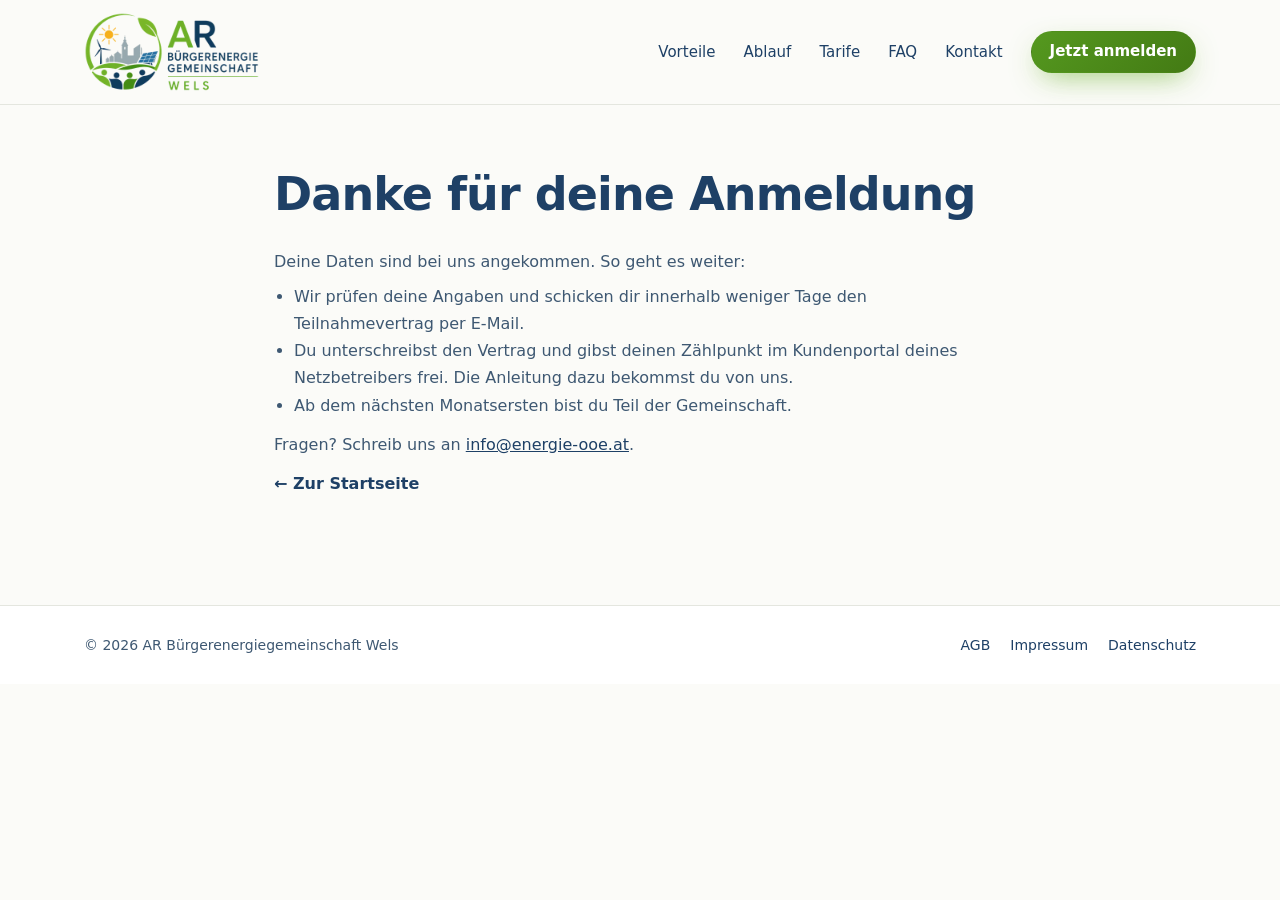
<file: danke.html>
<!DOCTYPE html>
<html lang="de-AT">
<head>
<meta charset="utf-8">
<script src='https://webcachex-eu.datareporter.eu/loader/v6/cmp-load.js?url=89eba99a-2e81-495a-b88c-23c2c6ba5430.RL9sq9yVPXdo.anW' defer></script>
<meta name="viewport" content="width=device-width, initial-scale=1">
<title>Anmeldung erhalten – AR Bürgerenergiegemeinschaft Wels</title>
<meta name="description" content="Deine Anmeldung zur AR Bürgerenergiegemeinschaft Wels ist bei uns eingegangen.">
<meta name="robots" content="noindex, follow">
<link rel="canonical" href="https://www.energie-ooe.at/danke.html">
<meta name="theme-color" content="#1E4066">
<link rel="icon" type="image/png" href="assets/img/favicon.png">
<link rel="apple-touch-icon" href="assets/img/apple-touch-icon.png">
<link rel="stylesheet" href="assets/css/style.css">
<script>document.documentElement.className += ' js';</script>
<script src="assets/js/main.js" defer></script>
</head>
<body>
<a class="skip-link" href="#inhalt">Zum Inhalt springen</a>

<header class="site-header">
  <nav class="site-nav" aria-label="Hauptnavigation">
    <a class="brand" href="./" aria-label="AR Bürgerenergiegemeinschaft Wels – zur Startseite">
      <img src="assets/img/logo.webp" alt="AR Bürgerenergiegemeinschaft Wels" width="440" height="200" decoding="async">
    </a>
    <button class="nav-toggle" type="button" aria-controls="nav-links" aria-expanded="false" aria-label="Menü öffnen">
      <svg class="icon-open" width="22" height="22" viewBox="0 0 24 24" fill="none" stroke="currentColor" stroke-width="2" stroke-linecap="round" aria-hidden="true"><path d="M4 7h16M4 12h16M4 17h16"/></svg>
      <svg class="icon-close" width="22" height="22" viewBox="0 0 24 24" fill="none" stroke="currentColor" stroke-width="2" stroke-linecap="round" aria-hidden="true"><path d="M6 6l12 12M18 6L6 18"/></svg>
    </button>
    <ul class="nav-links" id="nav-links">
      <li><a href="./#vorteile">Vorteile</a></li>
      <li><a href="./#ablauf">Ablauf</a></li>
      <li><a href="./#tarife">Tarife</a></li>
      <li><a href="./#faq">FAQ</a></li>
      <li><a href="./#kontakt">Kontakt</a></li>
      <li><a class="btn btn-primary btn-sm" href="./#anmelden">Jetzt anmelden</a></li>
    </ul>
  </nav>
</header>

<main id="inhalt" class="wrap legal">
  <h1>Danke für deine Anmeldung</h1>
  <p>Deine Daten sind bei uns angekommen. So geht es weiter:</p>
  <ul>
    <li>Wir prüfen deine Angaben und schicken dir innerhalb weniger Tage den Teilnahmevertrag per E-Mail.</li>
    <li>Du unterschreibst den Vertrag und gibst deinen Zählpunkt im Kundenportal deines Netzbetreibers frei. Die Anleitung dazu bekommst du von uns.</li>
    <li>Ab dem nächsten Monatsersten bist du Teil der Gemeinschaft.</li>
  </ul>
  <p>Fragen? Schreib uns an <a href="mailto:info@energie-ooe.at">info@energie-ooe.at</a>.</p>
  <p><a class="back" href="./">← Zur Startseite</a></p>
</main>

<footer class="site-footer">
  <div class="wrap footer-inner">
    <span>© 2026 AR Bürgerenergiegemeinschaft Wels</span>
    <ul class="footer-links">
      <li><a href="agb.html">AGB</a></li>
      <li><a href="impressum.html">Impressum</a></li>
      <li><a href="datenschutz.html">Datenschutz</a></li>
    </ul>
  </div>
</footer>
</body>
</html>
</file>
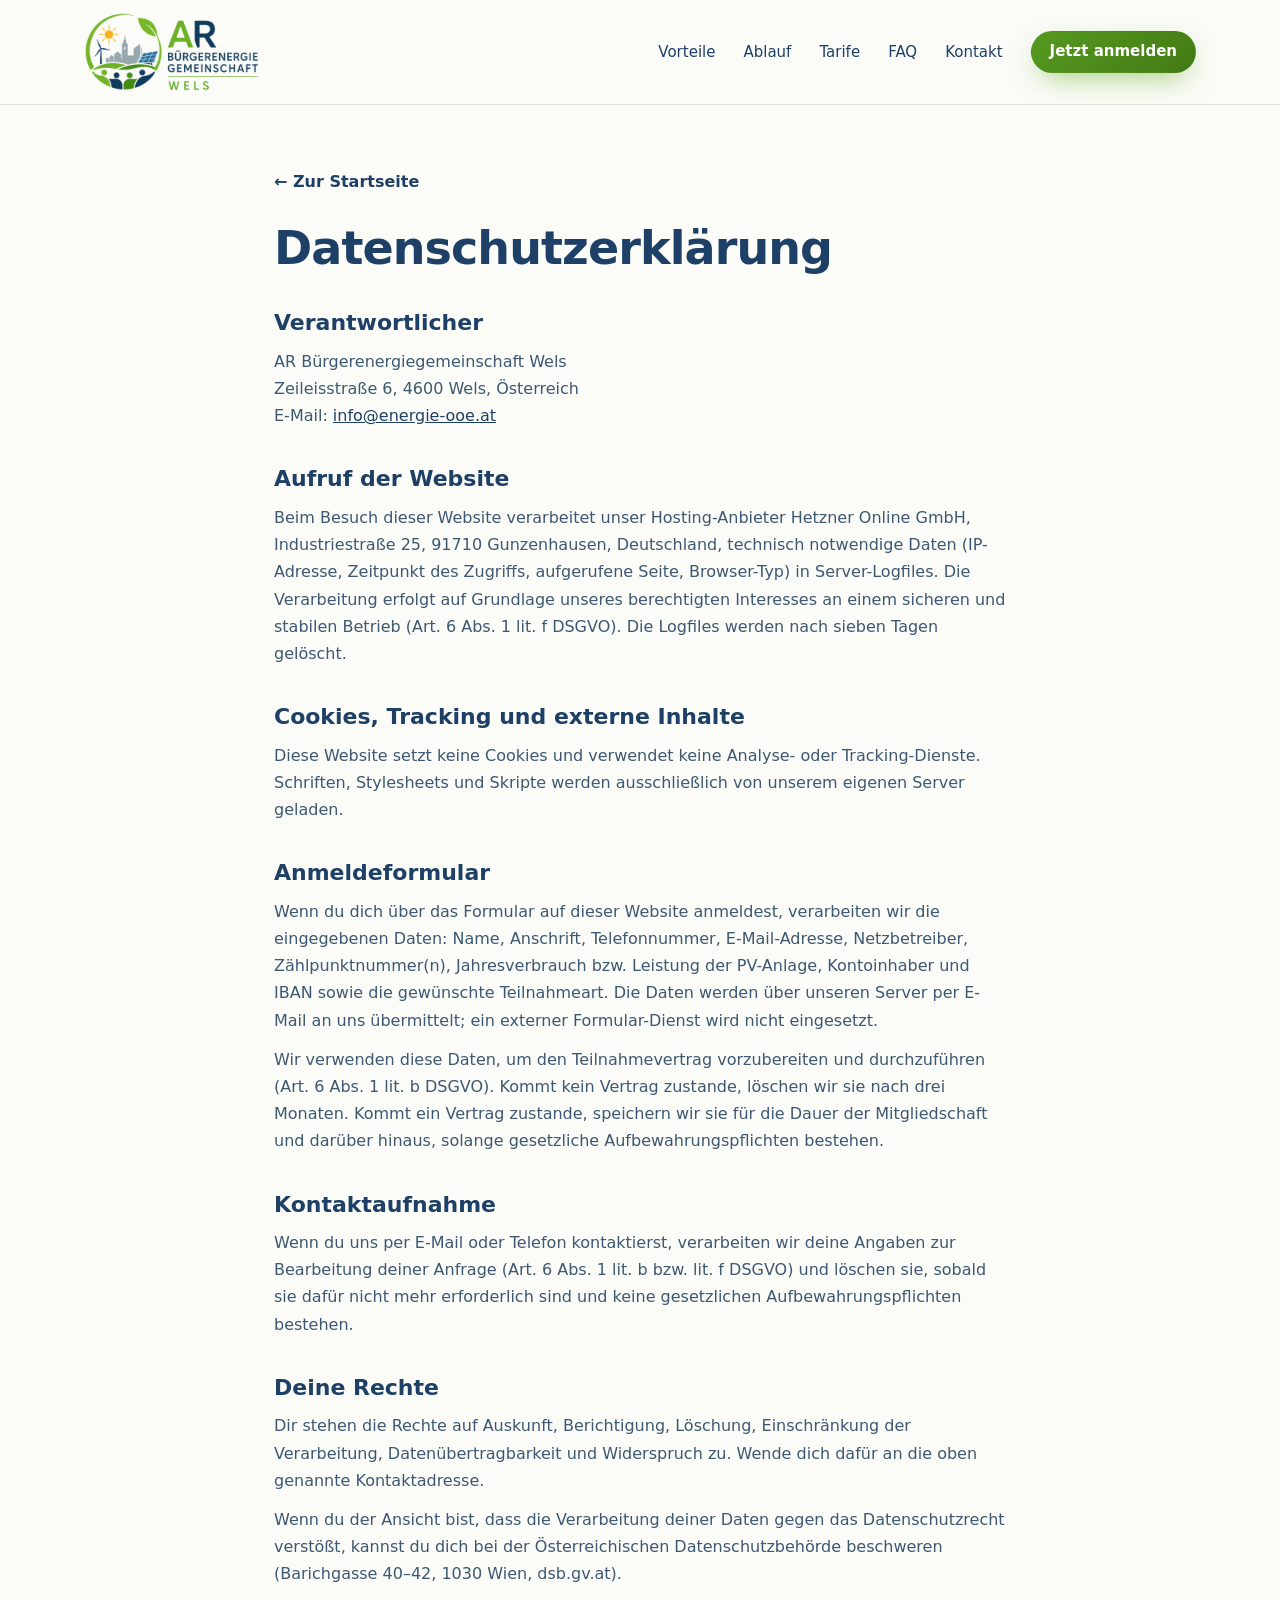
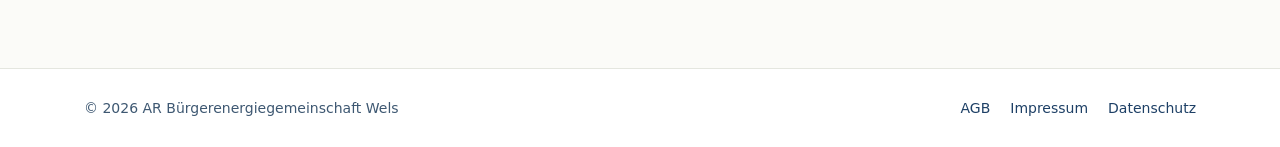
<file: datenschutz.html>
<!DOCTYPE html>
<html lang="de-AT">
<head>
<meta charset="utf-8">
<script src='https://webcachex-eu.datareporter.eu/loader/v6/cmp-load.js?url=89eba99a-2e81-495a-b88c-23c2c6ba5430.RL9sq9yVPXdo.anW' defer></script>
<meta name="viewport" content="width=device-width, initial-scale=1">
<title>Datenschutz – AR Bürgerenergiegemeinschaft Wels</title>
<meta name="description" content="Datenschutzerklärung der AR Bürgerenergiegemeinschaft Wels: Diese Website verwendet keine Cookies und kein Tracking.">
<meta name="robots" content="noindex, follow">
<link rel="canonical" href="https://www.energie-ooe.at/datenschutz.html">
<meta name="theme-color" content="#1E4066">
<link rel="icon" type="image/png" href="assets/img/favicon.png">
<link rel="apple-touch-icon" href="assets/img/apple-touch-icon.png">
<link rel="stylesheet" href="assets/css/style.css">
<script>document.documentElement.className += ' js';</script>
<script src="assets/js/main.js" defer></script>
</head>
<body>
<a class="skip-link" href="#inhalt">Zum Inhalt springen</a>

<header class="site-header">
  <nav class="site-nav" aria-label="Hauptnavigation">
    <a class="brand" href="./" aria-label="AR Bürgerenergiegemeinschaft Wels – zur Startseite">
      <img src="assets/img/logo.webp" alt="AR Bürgerenergiegemeinschaft Wels" width="440" height="200" decoding="async">
    </a>
    <button class="nav-toggle" type="button" aria-controls="nav-links" aria-expanded="false" aria-label="Menü öffnen">
      <svg class="icon-open" width="22" height="22" viewBox="0 0 24 24" fill="none" stroke="currentColor" stroke-width="2" stroke-linecap="round" aria-hidden="true"><path d="M4 7h16M4 12h16M4 17h16"/></svg>
      <svg class="icon-close" width="22" height="22" viewBox="0 0 24 24" fill="none" stroke="currentColor" stroke-width="2" stroke-linecap="round" aria-hidden="true"><path d="M6 6l12 12M18 6L6 18"/></svg>
    </button>
    <ul class="nav-links" id="nav-links">
      <li><a href="./#vorteile">Vorteile</a></li>
      <li><a href="./#ablauf">Ablauf</a></li>
      <li><a href="./#tarife">Tarife</a></li>
      <li><a href="./#faq">FAQ</a></li>
      <li><a href="./#kontakt">Kontakt</a></li>
      <li><a class="btn btn-primary btn-sm" href="./#anmelden">Jetzt anmelden</a></li>
    </ul>
  </nav>
</header>

<main id="inhalt" class="wrap legal">
  <a class="back" href="./">← Zur Startseite</a>
  <h1>Datenschutzerklärung</h1>

  <h2>Verantwortlicher</h2>
  <address>
    AR Bürgerenergiegemeinschaft Wels<br>
    Zeileisstraße 6, 4600 Wels, Österreich<br>
    E-Mail: <a href="mailto:info@energie-ooe.at">info@energie-ooe.at</a>
  </address>

  <h2>Aufruf der Website</h2>
  <p>Beim Besuch dieser Website verarbeitet unser Hosting-Anbieter Hetzner Online GmbH, Industriestraße 25, 91710 Gunzenhausen, Deutschland, technisch notwendige Daten (IP-Adresse, Zeitpunkt des Zugriffs, aufgerufene Seite, Browser-Typ) in Server-Logfiles. Die Verarbeitung erfolgt auf Grundlage unseres berechtigten Interesses an einem sicheren und stabilen Betrieb (Art. 6 Abs. 1 lit. f DSGVO). Die Logfiles werden nach sieben Tagen gelöscht.</p>

  <h2>Cookies, Tracking und externe Inhalte</h2>
  <p>Diese Website setzt keine Cookies und verwendet keine Analyse- oder Tracking-Dienste. Schriften, Stylesheets und Skripte werden ausschließlich von unserem eigenen Server geladen.</p>

  <h2>Anmeldeformular</h2>
  <p>Wenn du dich über das Formular auf dieser Website anmeldest, verarbeiten wir die eingegebenen Daten: Name, Anschrift, Telefonnummer, E-Mail-Adresse, Netzbetreiber, Zählpunktnummer(n), Jahresverbrauch bzw. Leistung der PV-Anlage, Kontoinhaber und IBAN sowie die gewünschte Teilnahmeart. Die Daten werden über unseren Server per E-Mail an uns übermittelt; ein externer Formular-Dienst wird nicht eingesetzt.</p>
  <p>Wir verwenden diese Daten, um den Teilnahmevertrag vorzubereiten und durchzuführen (Art. 6 Abs. 1 lit. b DSGVO). Kommt kein Vertrag zustande, löschen wir sie nach drei Monaten. Kommt ein Vertrag zustande, speichern wir sie für die Dauer der Mitgliedschaft und darüber hinaus, solange gesetzliche Aufbewahrungspflichten bestehen.</p>

  <h2>Kontaktaufnahme</h2>
  <p>Wenn du uns per E-Mail oder Telefon kontaktierst, verarbeiten wir deine Angaben zur Bearbeitung deiner Anfrage (Art. 6 Abs. 1 lit. b bzw. lit. f DSGVO) und löschen sie, sobald sie dafür nicht mehr erforderlich sind und keine gesetzlichen Aufbewahrungspflichten bestehen.</p>

  <h2>Deine Rechte</h2>
  <p>Dir stehen die Rechte auf Auskunft, Berichtigung, Löschung, Einschränkung der Verarbeitung, Datenübertragbarkeit und Widerspruch zu. Wende dich dafür an die oben genannte Kontaktadresse.</p>
  <p>Wenn du der Ansicht bist, dass die Verarbeitung deiner Daten gegen das Datenschutzrecht verstößt, kannst du dich bei der Österreichischen Datenschutzbehörde beschweren (Barichgasse 40–42, 1030 Wien, dsb.gv.at).</p>
</main>

<footer class="site-footer">
  <div class="wrap footer-inner">
    <span>© 2026 AR Bürgerenergiegemeinschaft Wels</span>
    <ul class="footer-links">
      <li><a href="agb.html">AGB</a></li>
      <li><a href="impressum.html">Impressum</a></li>
      <li><a href="datenschutz.html" aria-current="page">Datenschutz</a></li>
    </ul>
  </div>
</footer>
</body>
</html>
</file>
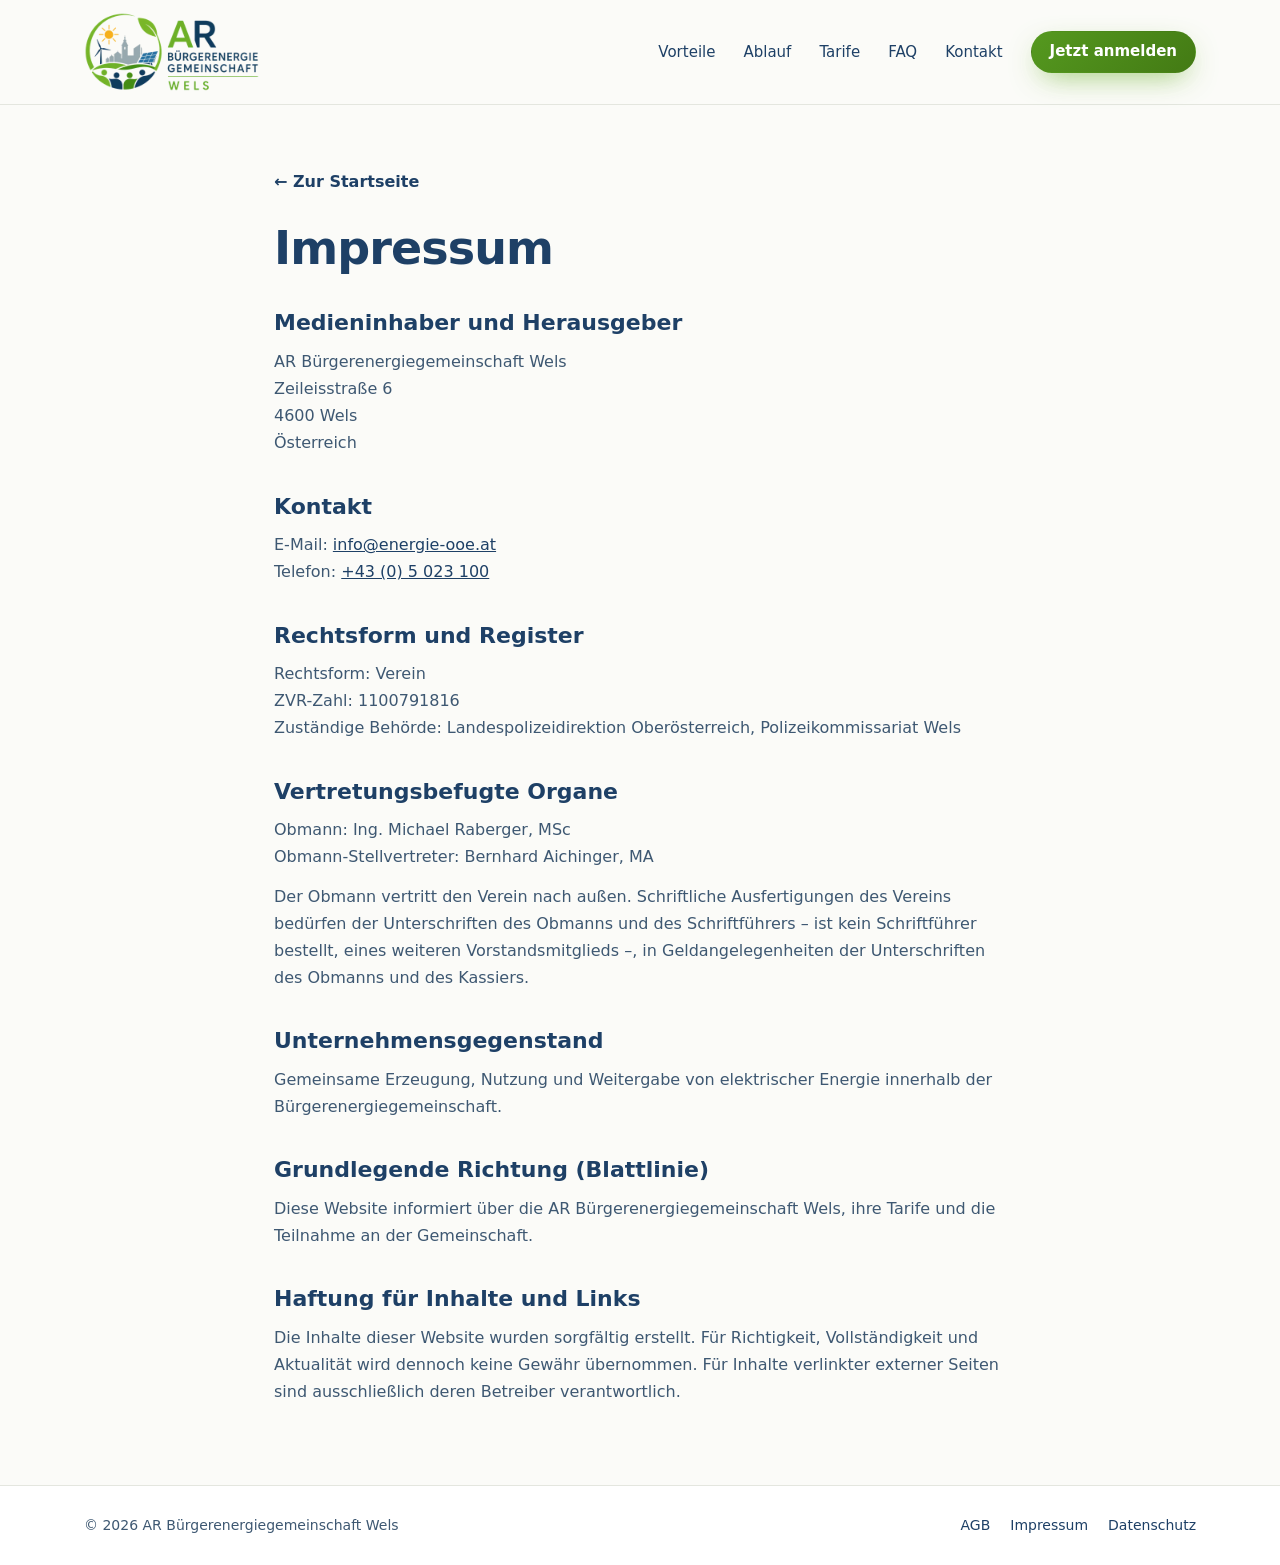
<file: impressum.html>
<!DOCTYPE html>
<html lang="de-AT">
<head>
<meta charset="utf-8">
<script src='https://webcachex-eu.datareporter.eu/loader/v6/cmp-load.js?url=89eba99a-2e81-495a-b88c-23c2c6ba5430.RL9sq9yVPXdo.anW' defer></script>
<meta name="viewport" content="width=device-width, initial-scale=1">
<title>Impressum – AR Bürgerenergiegemeinschaft Wels</title>
<meta name="description" content="Impressum und Offenlegung der AR Bürgerenergiegemeinschaft Wels, Zeileisstraße 6, 4600 Wels.">
<meta name="robots" content="noindex, follow">
<link rel="canonical" href="https://www.energie-ooe.at/impressum.html">
<meta name="theme-color" content="#1E4066">
<link rel="icon" type="image/png" href="assets/img/favicon.png">
<link rel="apple-touch-icon" href="assets/img/apple-touch-icon.png">
<link rel="stylesheet" href="assets/css/style.css">
<script>document.documentElement.className += ' js';</script>
<script src="assets/js/main.js" defer></script>
</head>
<body>
<a class="skip-link" href="#inhalt">Zum Inhalt springen</a>

<header class="site-header">
  <nav class="site-nav" aria-label="Hauptnavigation">
    <a class="brand" href="./" aria-label="AR Bürgerenergiegemeinschaft Wels – zur Startseite">
      <img src="assets/img/logo.webp" alt="AR Bürgerenergiegemeinschaft Wels" width="440" height="200" decoding="async">
    </a>
    <button class="nav-toggle" type="button" aria-controls="nav-links" aria-expanded="false" aria-label="Menü öffnen">
      <svg class="icon-open" width="22" height="22" viewBox="0 0 24 24" fill="none" stroke="currentColor" stroke-width="2" stroke-linecap="round" aria-hidden="true"><path d="M4 7h16M4 12h16M4 17h16"/></svg>
      <svg class="icon-close" width="22" height="22" viewBox="0 0 24 24" fill="none" stroke="currentColor" stroke-width="2" stroke-linecap="round" aria-hidden="true"><path d="M6 6l12 12M18 6L6 18"/></svg>
    </button>
    <ul class="nav-links" id="nav-links">
      <li><a href="./#vorteile">Vorteile</a></li>
      <li><a href="./#ablauf">Ablauf</a></li>
      <li><a href="./#tarife">Tarife</a></li>
      <li><a href="./#faq">FAQ</a></li>
      <li><a href="./#kontakt">Kontakt</a></li>
      <li><a class="btn btn-primary btn-sm" href="./#anmelden">Jetzt anmelden</a></li>
    </ul>
  </nav>
</header>

<main id="inhalt" class="wrap legal">
  <a class="back" href="./">← Zur Startseite</a>
  <h1>Impressum</h1>

  <h2>Medieninhaber und Herausgeber</h2>
  <address>
    AR Bürgerenergiegemeinschaft Wels<br>
    Zeileisstraße 6<br>
    4600 Wels<br>
    Österreich
  </address>

  <h2>Kontakt</h2>
  <p>E-Mail: <a href="mailto:info@energie-ooe.at">info@energie-ooe.at</a><br>Telefon: <a href="tel:+435023100">+43 (0) 5 023 100</a></p>

  <h2>Rechtsform und Register</h2>
  <p>Rechtsform: Verein<br>
  ZVR-Zahl: 1100791816<br>
  Zuständige Behörde: Landespolizeidirektion Oberösterreich, Polizeikommissariat Wels</p>

  <h2>Vertretungsbefugte Organe</h2>
  <p>Obmann: Ing. Michael Raberger, MSc<br>
  Obmann-Stellvertreter: Bernhard Aichinger, MA</p>
  <p>Der Obmann vertritt den Verein nach außen. Schriftliche Ausfertigungen des Vereins bedürfen der Unterschriften des Obmanns und des Schriftführers – ist kein Schriftführer bestellt, eines weiteren Vorstandsmitglieds –, in Geldangelegenheiten der Unterschriften des Obmanns und des Kassiers.</p>

  <h2>Unternehmensgegenstand</h2>
  <p>Gemeinsame Erzeugung, Nutzung und Weitergabe von elektrischer Energie innerhalb der Bürgerenergiegemeinschaft.</p>

  <h2>Grundlegende Richtung (Blattlinie)</h2>
  <p>Diese Website informiert über die AR Bürgerenergiegemeinschaft Wels, ihre Tarife und die Teilnahme an der Gemeinschaft.</p>

  <h2>Haftung für Inhalte und Links</h2>
  <p>Die Inhalte dieser Website wurden sorgfältig erstellt. Für Richtigkeit, Vollständigkeit und Aktualität wird dennoch keine Gewähr übernommen. Für Inhalte verlinkter externer Seiten sind ausschließlich deren Betreiber verantwortlich.</p>
</main>

<footer class="site-footer">
  <div class="wrap footer-inner">
    <span>© 2026 AR Bürgerenergiegemeinschaft Wels</span>
    <ul class="footer-links">
      <li><a href="agb.html">AGB</a></li>
      <li><a href="impressum.html" aria-current="page">Impressum</a></li>
      <li><a href="datenschutz.html">Datenschutz</a></li>
    </ul>
  </div>
</footer>
</body>
</html>
</file>
<file: assets/css/style.css>
/* AR Bürgerenergiegemeinschaft Wels – Stylesheet
   Keine externen Abhängigkeiten. Schriften: System-Stack (Sora / Work Sans
   werden verwendet, falls lokal installiert oder später per @font-face
   selbst gehostet). */

:root {
  --navy: #1E4066;
  --navy-2: #2A5A8C;
  --navy-deep: #17334F;
  --ink: #1E3A5C;
  --text: #3E5872;
  --green: #6AAE2A;
  --green-mid: #5C9E22;
  --green-dark: #437A14;
  --green-light: #9FD36A;
  --blue: #3B8BC7;
  --sun: #F5B400;
  --bg: #fbfbf8;
  --surface: #fff;
  --line: #e4e6df;
  --font-head: Sora, "Avenir Next", "Segoe UI", system-ui, -apple-system, Roboto, "Helvetica Neue", Arial, sans-serif;
  --font-body: "Work Sans", system-ui, -apple-system, "Segoe UI", Roboto, "Helvetica Neue", Arial, sans-serif;
  --ease: cubic-bezier(.2, .7, .2, 1);
  --wrap: 1160px;
  --header-h: 105px;
}

*, *::before, *::after { box-sizing: border-box; }

html {
  scroll-behavior: smooth;
  -webkit-text-size-adjust: 100%;
  text-size-adjust: 100%;
}

body {
  margin: 0;
  background: var(--bg);
  color: var(--ink);
  font-family: var(--font-body);
  font-size: 16px;
  line-height: 1.6;
  -webkit-font-smoothing: antialiased;
}

img { max-width: 100%; height: auto; }

a { color: var(--navy); }
a:hover { color: var(--green-dark); }

:focus-visible {
  outline: 3px solid var(--blue);
  outline-offset: 3px;
  border-radius: 4px;
}

h1, h2, h3, p { margin: 0; }

.wrap {
  max-width: var(--wrap);
  margin: 0 auto;
  padding-left: 24px;
  padding-right: 24px;
}

.visually-hidden {
  position: absolute;
  width: 1px;
  height: 1px;
  margin: -1px;
  padding: 0;
  overflow: hidden;
  clip: rect(0 0 0 0);
  white-space: nowrap;
  border: 0;
}

.skip-link {
  position: absolute;
  left: 16px;
  top: -60px;
  z-index: 100;
  background: var(--navy);
  color: #fff;
  padding: 10px 16px;
  border-radius: 8px;
  font-weight: 600;
  text-decoration: none;
  transition: top .2s;
}
.skip-link:focus { top: 12px; color: #fff; }

/* ---------- Buttons ---------- */

.btn {
  display: inline-block;
  text-decoration: none;
  font-weight: 600;
  font-size: 16px;
  line-height: 1.3;
  padding: 14px 28px;
  border-radius: 999px;
  border: 1.5px solid transparent;
  cursor: pointer;
  font-family: inherit;
  transition: transform .25s, box-shadow .25s, background .25s, color .25s;
}
.btn:hover { transform: translateY(-2px); }

.btn-primary {
  background: linear-gradient(135deg, #55991F, var(--green-dark));
  color: #fff;
  box-shadow: 0 10px 30px -10px rgba(106, 174, 42, .8);
}
.btn-primary:hover { color: #fff; box-shadow: 0 16px 36px -10px rgba(106, 174, 42, .9); }

.btn-outline {
  border-color: var(--navy);
  color: var(--navy);
  padding: 14px 26px;
}
.btn-outline:hover { background: var(--navy); color: #fff; }

.btn-sm { padding: 10px 18px; font-size: 15px; }
.btn-md { padding: 12px 22px; font-size: 15px; }

/* ---------- Header ---------- */

.site-header {
  position: sticky;
  top: 0;
  z-index: 10;
  background: rgba(251, 251, 248, .92);
  -webkit-backdrop-filter: blur(10px);
  backdrop-filter: blur(10px);
  border-bottom: 1px solid var(--line);
}

.site-nav {
  max-width: var(--wrap);
  margin: 0 auto;
  padding: 12px 24px;
  display: flex;
  align-items: center;
  justify-content: space-between;
  gap: 24px;
}

.brand { display: flex; align-items: center; text-decoration: none; flex: none; }
.brand img { height: 80px; width: auto; display: block; }

.nav-links {
  display: flex;
  gap: 28px;
  align-items: center;
  flex-wrap: wrap;
  justify-content: flex-end;
  font-size: 15px;
  font-weight: 500;
  margin: 0;
  padding: 0;
  list-style: none;
}
.nav-links a { text-decoration: none; transition: color .2s; }
.nav-links a[aria-current="true"]:not(.btn) { color: var(--green-dark); }

.nav-toggle {
  display: none;
  width: 44px;
  height: 44px;
  padding: 0;
  border: 1px solid var(--line);
  border-radius: 12px;
  background: var(--surface);
  color: var(--navy);
  cursor: pointer;
  align-items: center;
  justify-content: center;
}
.nav-toggle svg { display: block; }
.nav-toggle .icon-close { display: none; }
.nav-toggle[aria-expanded="true"] .icon-open { display: none; }
.nav-toggle[aria-expanded="true"] .icon-close { display: block; }

/* ---------- Sections ---------- */

.section { scroll-margin-top: calc(var(--header-h) + 5px); }
.section-alt {
  background: var(--surface);
  border-top: 1px solid var(--line);
  border-bottom: 1px solid var(--line);
}
.section-inner { padding-top: 80px; padding-bottom: 80px; }

.split {
  display: grid;
  grid-template-columns: repeat(auto-fit, minmax(min(300px, 100%), 1fr));
  gap: 48px;
  align-items: start;
}

.stack { display: flex; flex-direction: column; gap: 16px; }
.stack-sm { gap: 12px; }
.stack-lg { gap: 40px; }

.eyebrow {
  display: block;
  font-family: var(--font-body);
  font-size: 13px;
  font-weight: 600;
  letter-spacing: .08em;
  line-height: 1.4;
  text-transform: uppercase;
  color: var(--green-dark);
}

.h2 {
  font-family: var(--font-head);
  font-size: clamp(28px, 3.4vw, 40px);
  line-height: 1.15;
  font-weight: 600;
  letter-spacing: -.015em;
  color: var(--navy);
  text-wrap: pretty;
}

.lead {
  font-size: 17px;
  line-height: 1.6;
  color: var(--text);
  max-width: 440px;
  text-wrap: pretty;
}

.section-head { max-width: 620px; }

/* ---------- Hero ---------- */

.hero {
  position: relative;
  overflow: hidden;
  background: radial-gradient(ellipse at 20% 0%, #fff 0%, var(--bg) 60%);
}

.hero-deco { position: absolute; pointer-events: none; }
.hero-grid-bg {
  inset: 0;
  background-image:
    linear-gradient(rgba(30, 64, 102, .05) 1px, transparent 1px),
    linear-gradient(90deg, rgba(30, 64, 102, .05) 1px, transparent 1px);
  background-size: 48px 48px;
  -webkit-mask-image: radial-gradient(ellipse at 50% 30%, #000 30%, transparent 75%);
  mask-image: radial-gradient(ellipse at 50% 30%, #000 30%, transparent 75%);
}
.blob { border-radius: 50%; filter: blur(30px); }
.blob-green {
  top: -120px; left: -80px; width: 520px; height: 520px;
  background: radial-gradient(circle, rgba(106, 174, 42, .35), rgba(106, 174, 42, 0) 65%);
  animation: blobA 14s ease-in-out infinite;
}
.blob-blue {
  bottom: -160px; right: -60px; width: 600px; height: 600px;
  background: radial-gradient(circle, rgba(59, 139, 199, .3), rgba(59, 139, 199, 0) 65%);
  animation: blobB 18s ease-in-out infinite;
}
.sun {
  top: 80px; right: 14%; width: 72px; height: 72px;
  border-radius: 50%;
  background: var(--sun);
  animation: sunPulse 4s ease-in-out infinite;
}
.sun-ring {
  top: 44px; right: calc(14% - 36px); width: 144px; height: 144px;
  border-radius: 50%;
  border: 1.5px dashed rgba(245, 180, 0, .6);
  animation: spinSlow 40s linear infinite;
}

.hero-inner {
  position: relative;
  padding-top: 96px;
  padding-bottom: 80px;
  display: grid;
  grid-template-columns: repeat(auto-fit, minmax(min(300px, 100%), 1fr));
  gap: 48px;
  align-items: center;
}

.hero-copy { display: flex; flex-direction: column; gap: 24px; }

.hero h1 { display: flex; flex-direction: column; gap: 24px; }
.hero .eyebrow { display: inline-flex; align-items: center; gap: 8px; }
.hero .eyebrow::before {
  content: "";
  width: 8px; height: 8px;
  border-radius: 50%;
  background: var(--sun);
}
.hero-title {
  font-family: var(--font-head);
  font-size: clamp(40px, 5.6vw, 66px);
  line-height: 1.05;
  font-weight: 700;
  letter-spacing: -.025em;
  color: var(--navy);
  text-wrap: pretty;
}
.shimmer {
  color: var(--green-mid);
  background: linear-gradient(90deg, var(--green), var(--blue), var(--green));
  background-size: 200% 100%;
  -webkit-background-clip: text;
  background-clip: text;
  -webkit-text-fill-color: transparent;
  animation: shimmer 6s linear infinite;
}
.hero-text {
  font-size: 19px;
  line-height: 1.55;
  color: var(--text);
  max-width: 520px;
  text-wrap: pretty;
}
.hero-actions { display: flex; gap: 12px; flex-wrap: wrap; }

.price-cards {
  display: grid;
  grid-template-columns: 1fr 1fr;
  gap: 14px;
  margin: 0;
  padding: 0;
  list-style: none;
}
.price-card {
  position: relative;
  overflow: hidden;
  border-radius: 24px;
  padding: 24px;
  display: flex;
  flex-direction: column;
  gap: 6px;
  color: #fff;
}
.price-card .label { font-size: 13px; font-weight: 500; opacity: .9; }
.price-card .value {
  font-family: var(--font-head);
  font-size: 34px;
  font-weight: 700;
  line-height: 1;
}
.price-card .unit { font-size: 16px; font-weight: 600; }
.price-card .note { font-size: 14px; opacity: .8; }

.price-card--main {
  grid-column: 1 / -1;
  padding: 28px;
  background: linear-gradient(135deg, var(--navy), var(--navy-2));
  box-shadow: 0 20px 50px -20px rgba(30, 64, 102, .5);
}
.price-card--main .value { font-size: 44px; }
.price-card--main .unit { font-size: 20px; }
.price-card--main::after {
  content: "";
  position: absolute;
  right: -30px; top: -30px;
  width: 160px; height: 160px;
  border-radius: 50%;
  background: radial-gradient(circle, rgba(255, 255, 255, .18), transparent 70%);
}
.price-card--green {
  background: linear-gradient(135deg, var(--green-dark), var(--green-mid));
  box-shadow: 0 20px 40px -20px rgba(106, 174, 42, .6);
}
.price-card--sun {
  background: linear-gradient(135deg, var(--sun), #FFCB3D);
  color: var(--navy);
  box-shadow: 0 20px 40px -20px rgba(245, 180, 0, .7);
}

.lift { transition: transform .35s var(--ease), box-shadow .35s; }
.lift:hover { transform: translateY(-6px); box-shadow: 0 24px 50px -20px rgba(30, 64, 102, .35); }

/* ---------- Vorteile ---------- */

.cards {
  display: grid;
  grid-template-columns: 1fr;
  gap: 20px;
  margin: 0;
  padding: 0;
  list-style: none;
}
@media (min-width: 560px) { .cards { grid-template-columns: repeat(2, 1fr); } }
@media (min-width: 1060px) { .cards { grid-template-columns: repeat(4, 1fr); } }
.card {
  display: flex;
  flex-direction: column;
  gap: 12px;
  padding: 28px;
  border-radius: 22px;
  background: var(--bg);
  border: 1px solid var(--line);
}
.card h3 {
  font-family: var(--font-head);
  font-size: 19px;
  line-height: 1.3;
  font-weight: 600;
  color: var(--navy);
}
.card p { font-size: 15px; line-height: 1.6; color: var(--text); }

.icon {
  width: 44px; height: 44px;
  border-radius: 14px;
  display: flex;
  align-items: center;
  justify-content: center;
  color: #fff;
}
.icon svg { width: 24px; height: 24px; }
.icon--sun { background: linear-gradient(135deg, var(--sun), #FFCB3D); box-shadow: 0 8px 20px -6px rgba(245, 180, 0, .7); color: var(--navy); }
.icon--green { background: linear-gradient(135deg, var(--green), #7FC23D); box-shadow: 0 8px 20px -6px rgba(106, 174, 42, .7); }
.icon--blue { background: linear-gradient(135deg, var(--blue), #5FA8DD); box-shadow: 0 8px 20px -6px rgba(59, 139, 199, .7); }
.icon--navy { background: linear-gradient(135deg, var(--navy), var(--navy-2)); box-shadow: 0 8px 20px -6px rgba(30, 64, 102, .6); }

/* ---------- Ablauf ---------- */

.steps { list-style: none; margin: 0; padding: 0; display: flex; flex-direction: column; }
.step {
  display: grid;
  grid-template-columns: 56px 1fr;
  gap: 20px;
  padding-bottom: 36px;
}
.step:last-child { padding-bottom: 0; }
.step-rail { display: flex; flex-direction: column; align-items: center; gap: 8px; }
.step-num {
  width: 56px; height: 56px;
  flex: none;
  border-radius: 50%;
  background: linear-gradient(135deg, var(--navy), var(--navy-2));
  color: #fff;
  display: flex;
  align-items: center;
  justify-content: center;
  font-family: var(--font-head);
  font-weight: 600;
  font-size: 18px;
  box-shadow: 0 10px 24px -8px rgba(30, 64, 102, .6);
}
.step-line {
  flex: 1;
  width: 2px;
  display: block;
  opacity: .8;
  background: repeating-linear-gradient(to bottom, var(--green) 0 8px, transparent 8px 16px);
  background-size: 2px 16px;
  animation: flowDash 1.2s linear infinite;
}
.step:last-child .step-num {
  background: linear-gradient(135deg, var(--green-dark), var(--green-mid));
  box-shadow: 0 0 0 8px rgba(106, 174, 42, .18), 0 10px 24px -8px rgba(106, 174, 42, .7);
  animation: floatY 3s ease-in-out infinite;
}
.step-body { display: flex; flex-direction: column; gap: 6px; padding-top: 12px; }
.step-body h3 {
  font-family: var(--font-head);
  font-size: 21px;
  line-height: 1.3;
  font-weight: 600;
  color: var(--navy);
}
.step-body p { font-size: 15.5px; line-height: 1.6; color: var(--text); }

@media (min-width: 700px) {
  .sticky-col { position: sticky; top: calc(var(--header-h) + 5px); }
}

/* ---------- Tarife ---------- */

.tarife {
  position: relative;
  overflow: hidden;
  background: linear-gradient(160deg, var(--navy-deep) 0%, var(--navy) 55%, #234C7A 100%);
  color: #fff;
}
.tarife .section-inner { position: relative; }
.tarife .eyebrow { color: var(--green-light); }
.tarife .h2 { color: #fff; }
.tarife .blob { filter: blur(40px); }
.tarife .blob-a {
  top: -200px; right: -100px; width: 600px; height: 600px;
  background: radial-gradient(circle, rgba(106, 174, 42, .35), transparent 65%);
  animation: blobB 16s ease-in-out infinite;
}
.tarife .blob-b {
  bottom: -250px; left: -100px; width: 500px; height: 500px;
  background: radial-gradient(circle, rgba(245, 180, 0, .22), transparent 65%);
  animation: blobA 20s ease-in-out infinite;
}

.table-wrap {
  overflow-x: auto;
  border-radius: 22px;
  border: 1px solid rgba(255, 255, 255, .18);
  background: rgba(255, 255, 255, .04);
  -webkit-backdrop-filter: blur(12px);
  backdrop-filter: blur(12px);
  box-shadow: 0 30px 80px -30px rgba(0, 0, 0, .5);
}
.tarif-table { width: 100%; min-width: 540px; border-collapse: collapse; font-size: 16px; }
.tarif-table thead tr { background: rgba(255, 255, 255, .06); }
.tarif-table thead th {
  text-align: left;
  padding: 18px 24px;
  font-weight: 600;
  font-size: 13px;
  letter-spacing: .06em;
  text-transform: uppercase;
  color: var(--green-light);
}
.tarif-table tbody tr { border-top: 1px solid rgba(255, 255, 255, .12); transition: background .25s; }
.tarif-table tbody tr:hover { background: rgba(255, 255, 255, .07); }
.tarif-table tbody th,
.tarif-table tbody td { padding: 22px 24px; text-align: left; }
.tarif-table tbody th { font-weight: 600; }
.tarif-table tbody td { color: rgba(255, 255, 255, .78); }
.tarif-table .price,
.tarif-table thead th.price { text-align: right; }
.tarif-table tbody td.price {
  font-family: var(--font-head);
  font-size: 22px;
  font-weight: 600;
  white-space: nowrap;
  color: #fff;
}
.tarif-table .per { font-size: 14px; font-weight: 500; color: rgba(255, 255, 255, .75); }
.tarife .footnote { font-size: 14px; line-height: 1.6; color: rgba(255, 255, 255, .72); max-width: 720px; }

/* ---------- Anmeldung ---------- */

.checklist {
  margin: 8px 0 0;
  padding: 0;
  list-style: none;
  display: flex;
  flex-direction: column;
  gap: 10px;
  font-size: 15px;
  color: var(--text);
}
.checklist li { display: flex; gap: 10px; align-items: baseline; }
.checklist li::before {
  content: "";
  width: 8px; height: 8px;
  flex: none;
  border-radius: 50%;
  background: var(--green);
  transform: translateY(-1px);
}

.form-card {
  background: var(--surface);
  border: 1px solid var(--line);
  border-radius: 24px;
  overflow: hidden;
  box-shadow: 0 30px 70px -30px rgba(30, 64, 102, .35);
}
.join-form {
  display: flex;
  flex-direction: column;
  gap: 30px;
  padding: 32px;
}
.join-form [hidden] { display: none; }
.join-form fieldset {
  min-width: 0;
  margin: 0;
  padding: 0;
  border: 0;
  display: flex;
  flex-direction: column;
  gap: 14px;
}
.join-form legend {
  padding: 0;
  margin-bottom: 14px;
  font-family: var(--font-head);
  font-size: 17px;
  line-height: 1.3;
  font-weight: 600;
  color: var(--navy);
}

.field-grid {
  display: grid;
  grid-template-columns: repeat(auto-fit, minmax(min(190px, 100%), 1fr));
  gap: 14px 16px;
}
.field { display: flex; flex-direction: column; gap: 6px; min-width: 0; }
.field--full { grid-column: 1 / -1; }
.field label { font-size: 14px; font-weight: 600; line-height: 1.4; color: var(--ink); }
.field .optional { font-weight: 400; color: var(--text); }
.field input {
  width: 100%;
  padding: 11px 13px;
  border: 1.5px solid #7f8c99;
  border-radius: 10px;
  background: var(--surface);
  color: var(--ink);
  font: inherit;
  font-size: 16px;
  line-height: 1.4;
  transition: border-color .2s, box-shadow .2s;
}
.field input:hover { border-color: var(--navy); }
.field input:focus-visible {
  outline: 0;
  border-color: var(--navy);
  box-shadow: 0 0 0 3px rgba(59, 139, 199, .35);
}
.hint { font-size: 13px; line-height: 1.5; color: var(--text); }

.choice-group { display: flex; flex-wrap: wrap; gap: 8px; }
.choice { position: relative; cursor: pointer; }
.choice input { position: absolute; opacity: 0; width: 1px; height: 1px; }
.choice span {
  display: block;
  padding: 10px 18px;
  border: 1.5px solid var(--navy);
  border-radius: 999px;
  font-size: 15px;
  font-weight: 600;
  line-height: 1.3;
  color: var(--navy);
  transition: background .2s, color .2s;
}
.choice input:checked + span { background: var(--navy); color: #fff; }
.choice input:focus-visible + span { outline: 3px solid var(--blue); outline-offset: 3px; }

.form-consent { display: flex; flex-direction: column; gap: 12px; }
.check {
  display: flex;
  gap: 10px;
  align-items: flex-start;
  font-size: 14px;
  line-height: 1.55;
  color: var(--text);
  cursor: pointer;
}
.check input {
  flex: none;
  width: 18px;
  height: 18px;
  margin: 2px 0 0;
  accent-color: var(--green-dark);
}

/* Spamschutz: Feld ist für Menschen unsichtbar und bleibt leer */
.form-trap { position: absolute; left: -9999px; width: 1px; height: 1px; overflow: hidden; }

.form-submit { display: flex; flex-direction: column; align-items: flex-start; gap: 12px; }
.form-submit .btn[disabled] { opacity: .6; cursor: progress; transform: none; }

.form-alert {
  padding: 14px 16px;
  border: 1px solid #e2a9a9;
  border-radius: 12px;
  background: #fdf0f0;
  color: #8a1c1c;
  font-size: 14.5px;
  line-height: 1.55;
}
.form-alert ul { margin: 6px 0 0; padding-left: 18px; }

@media (min-width: 940px) {
  .split--form { grid-template-columns: minmax(0, 5fr) minmax(0, 7fr); }
}

/* ---------- FAQ ---------- */

.faq-inner { max-width: 860px; }
.faq-list { display: flex; flex-direction: column; border-top: 1px solid var(--line); }
.faq-list details { border-bottom: 1px solid var(--line); }
.faq-list summary {
  cursor: pointer;
  list-style: none;
  display: flex;
  justify-content: space-between;
  align-items: center;
  gap: 16px;
  padding: 20px 0;
  transition: color .2s;
  color: var(--navy);
}
.faq-list summary::-webkit-details-marker { display: none; }
.faq-list summary:hover { color: var(--green-dark); }
.faq-list summary h3 {
  font-family: var(--font-head);
  font-size: 17px;
  line-height: 1.4;
  font-weight: 600;
  color: inherit;
}
.faq-list summary::after {
  content: "+";
  flex: none;
  font-size: 24px;
  font-weight: 400;
  line-height: 1;
  color: var(--green-mid);
  transition: transform .2s;
}
.faq-list details[open] summary::after { transform: rotate(45deg); }
.faq-list details p {
  margin: 0 0 20px;
  font-size: 15.5px;
  line-height: 1.65;
  color: var(--text);
  max-width: 680px;
}

/* ---------- Kontakt ---------- */

.contact-grid {
  display: grid;
  grid-template-columns: repeat(auto-fit, minmax(min(280px, 100%), 1fr));
  gap: 40px;
  align-items: start;
}
.contact-card {
  font-style: normal;
  display: flex;
  flex-direction: column;
  gap: 6px;
  font-size: 17px;
  line-height: 1.6;
  color: var(--navy);
  padding: 28px;
  border-radius: 18px;
  background: var(--surface);
  border: 1px solid var(--line);
}
.contact-card strong { font-family: var(--font-head); font-weight: 600; }
.contact-card .contact-links { margin-top: 10px; display: flex; flex-direction: column; gap: 2px; }

/* ---------- Footer ---------- */

.site-footer { border-top: 1px solid var(--line); background: var(--surface); }
.footer-inner {
  padding-top: 28px;
  padding-bottom: 28px;
  display: flex;
  justify-content: space-between;
  align-items: center;
  gap: 16px;
  flex-wrap: wrap;
  font-size: 14px;
  color: var(--text);
}
.footer-links { display: flex; gap: 20px; margin: 0; padding: 0; list-style: none; }
.footer-links a { text-decoration: none; }

/* ---------- Rechtstexte (Impressum, Datenschutz) ---------- */

.legal { max-width: 780px; padding-top: 64px; padding-bottom: 80px; }
.legal h1 {
  font-family: var(--font-head);
  font-size: clamp(32px, 4.4vw, 46px);
  line-height: 1.1;
  font-weight: 700;
  letter-spacing: -.02em;
  color: var(--navy);
  margin-bottom: 28px;
  overflow-wrap: break-word;
  hyphens: auto;
}
.legal h2 {
  font-family: var(--font-head);
  font-size: 22px;
  line-height: 1.3;
  font-weight: 600;
  color: var(--navy);
  margin: 36px 0 10px;
}
.legal p, .legal li { font-size: 16px; line-height: 1.7; color: var(--text); }
.legal p + p, .legal ul + p { margin-top: 12px; }
.legal ul { margin: 8px 0 0; padding-left: 20px; }
.legal address { font-style: normal; font-size: 16px; line-height: 1.7; color: var(--text); }
.legal mark { background: #FFF1BF; color: var(--ink); padding: 1px 5px; border-radius: 4px; }
.legal .back { display: inline-block; margin-bottom: 28px; font-weight: 600; text-decoration: none; }

/* ---------- Animationen ---------- */

@keyframes blobA { 0%, 100% { transform: translate(0, 0) scale(1); } 50% { transform: translate(40px, -30px) scale(1.12); } }
@keyframes blobB { 0%, 100% { transform: translate(0, 0) scale(1); } 50% { transform: translate(-50px, 30px) scale(.92); } }
@keyframes sunPulse {
  0%, 100% { box-shadow: 0 0 0 0 rgba(245, 180, 0, .45), 0 0 60px 10px rgba(245, 180, 0, .35); }
  50% { box-shadow: 0 0 0 24px rgba(245, 180, 0, 0), 0 0 90px 20px rgba(245, 180, 0, .5); }
}
@keyframes spinSlow { to { transform: rotate(360deg); } }
@keyframes flowDash { to { background-position: 0 16px; } }
@keyframes shimmer { 0% { background-position: 0% 50%; } 100% { background-position: 200% 50%; } }
@keyframes floatY { 0%, 100% { transform: translateY(0); } 50% { transform: translateY(-10px); } }
@keyframes fadeUp { from { opacity: 0; transform: translateY(28px); } to { opacity: 1; transform: none; } }

.hero-in { animation: fadeUp .9s var(--ease) both; }
.hero-in.d1 { animation-delay: .1s; }
.hero-in.d2 { animation-delay: .22s; }
.hero-in.d3 { animation-delay: .34s; }
.hero-in.d4 { animation-delay: .5s; }

/* Einblenden beim Scrollen – nur wenn JavaScript aktiv ist */
.js [data-reveal] {
  opacity: 0;
  transform: translateY(28px);
  transition: opacity .8s var(--ease), transform .8s var(--ease);
}
.js [data-reveal].in { opacity: 1; transform: none; }
.js [data-reveal="2"] { transition-delay: .12s; }
.js [data-reveal="3"] { transition-delay: .24s; }
.js [data-reveal="4"] { transition-delay: .36s; }
/* .lift-Hover soll nicht von der Reveal-Verzögerung gebremst werden */
.js [data-reveal].in.lift { transition: transform .35s var(--ease), box-shadow .35s; transition-delay: 0s; }

/* ---------- Mobile ---------- */

@media (max-width: 880px) {
  :root { --header-h: 81px; }
  .brand img { height: 56px; }
  .site-nav { gap: 12px; }

  .js .nav-toggle { display: inline-flex; }
  .js .nav-links {
    display: none;
    position: absolute;
    top: 100%;
    left: 0;
    right: 0;
    flex-direction: column;
    align-items: stretch;
    gap: 0;
    padding: 8px 24px 20px;
    background: var(--bg);
    border-bottom: 1px solid var(--line);
    box-shadow: 0 24px 40px -24px rgba(30, 64, 102, .35);
    font-size: 17px;
  }
  .js .nav-links.open { display: flex; }
  .js .nav-links a:not(.btn) { display: block; padding: 12px 0; border-bottom: 1px solid var(--line); }
  .js .nav-links .btn { display: block; text-align: center; margin-top: 16px; padding: 14px 18px; }
  html:not(.js) .nav-links { gap: 8px 18px; }
}

@media (max-width: 720px) {
  .hero-inner { padding-top: 72px; padding-bottom: 64px; }
  .section-inner { padding-top: 64px; padding-bottom: 64px; }
  .sun { top: 22px; right: 28px; width: 36px; height: 36px; }
  .sun-ring { top: 4px; right: 10px; width: 72px; height: 72px; }
  .hero-text { font-size: 17.5px; }
}

/* Tariftabelle: auf schmalen Displays gestapelt statt horizontal scrollend */
@media (max-width: 620px) {
  .tarif-table { min-width: 0; }
  .tarif-table thead {
    position: absolute;
    width: 1px;
    height: 1px;
    overflow: hidden;
    clip: rect(0 0 0 0);
  }
  .tarif-table tbody tr {
    display: grid;
    grid-template-columns: 1fr auto;
    gap: 4px 16px;
    align-items: center;
    padding: 18px 20px;
  }
  .tarif-table tbody tr:first-child { border-top: 0; }
  .tarif-table tbody th,
  .tarif-table tbody td { padding: 0; }
  .tarif-table tbody th { grid-column: 1; grid-row: 1; }
  .tarif-table tbody td { grid-column: 1; grid-row: 2; font-size: 14px; }
  .tarif-table tbody td.price { grid-column: 2; grid-row: 1 / span 2; font-size: 22px; }
}

@media (max-width: 480px) {
  .join-form { padding: 24px 20px; }
  .form-submit .btn { width: 100%; }
}

@media (max-width: 380px) {
  .price-card { padding: 20px 16px; }
  .price-card .value { font-size: 30px; }
  .price-card--main .value { font-size: 40px; }
}

@media (prefers-reduced-motion: reduce) {
  html { scroll-behavior: auto; }
  *, *::before, *::after {
    animation-duration: .01ms !important;
    animation-iteration-count: 1 !important;
    transition-duration: .01ms !important;
    transition-delay: 0s !important;
  }
}

@media print {
  .site-header { position: static; }
  .nav-links, .nav-toggle, .hero-deco, .tarife .blob, .form-card { display: none !important; }
  .js [data-reveal] { opacity: 1; transform: none; }
  .tarife { background: #fff; color: #000; }
  .tarife .h2, .tarif-table tbody td, .tarif-table tbody td.price, .tarife .footnote, .tarif-table .per { color: #000; }
}
</file>
